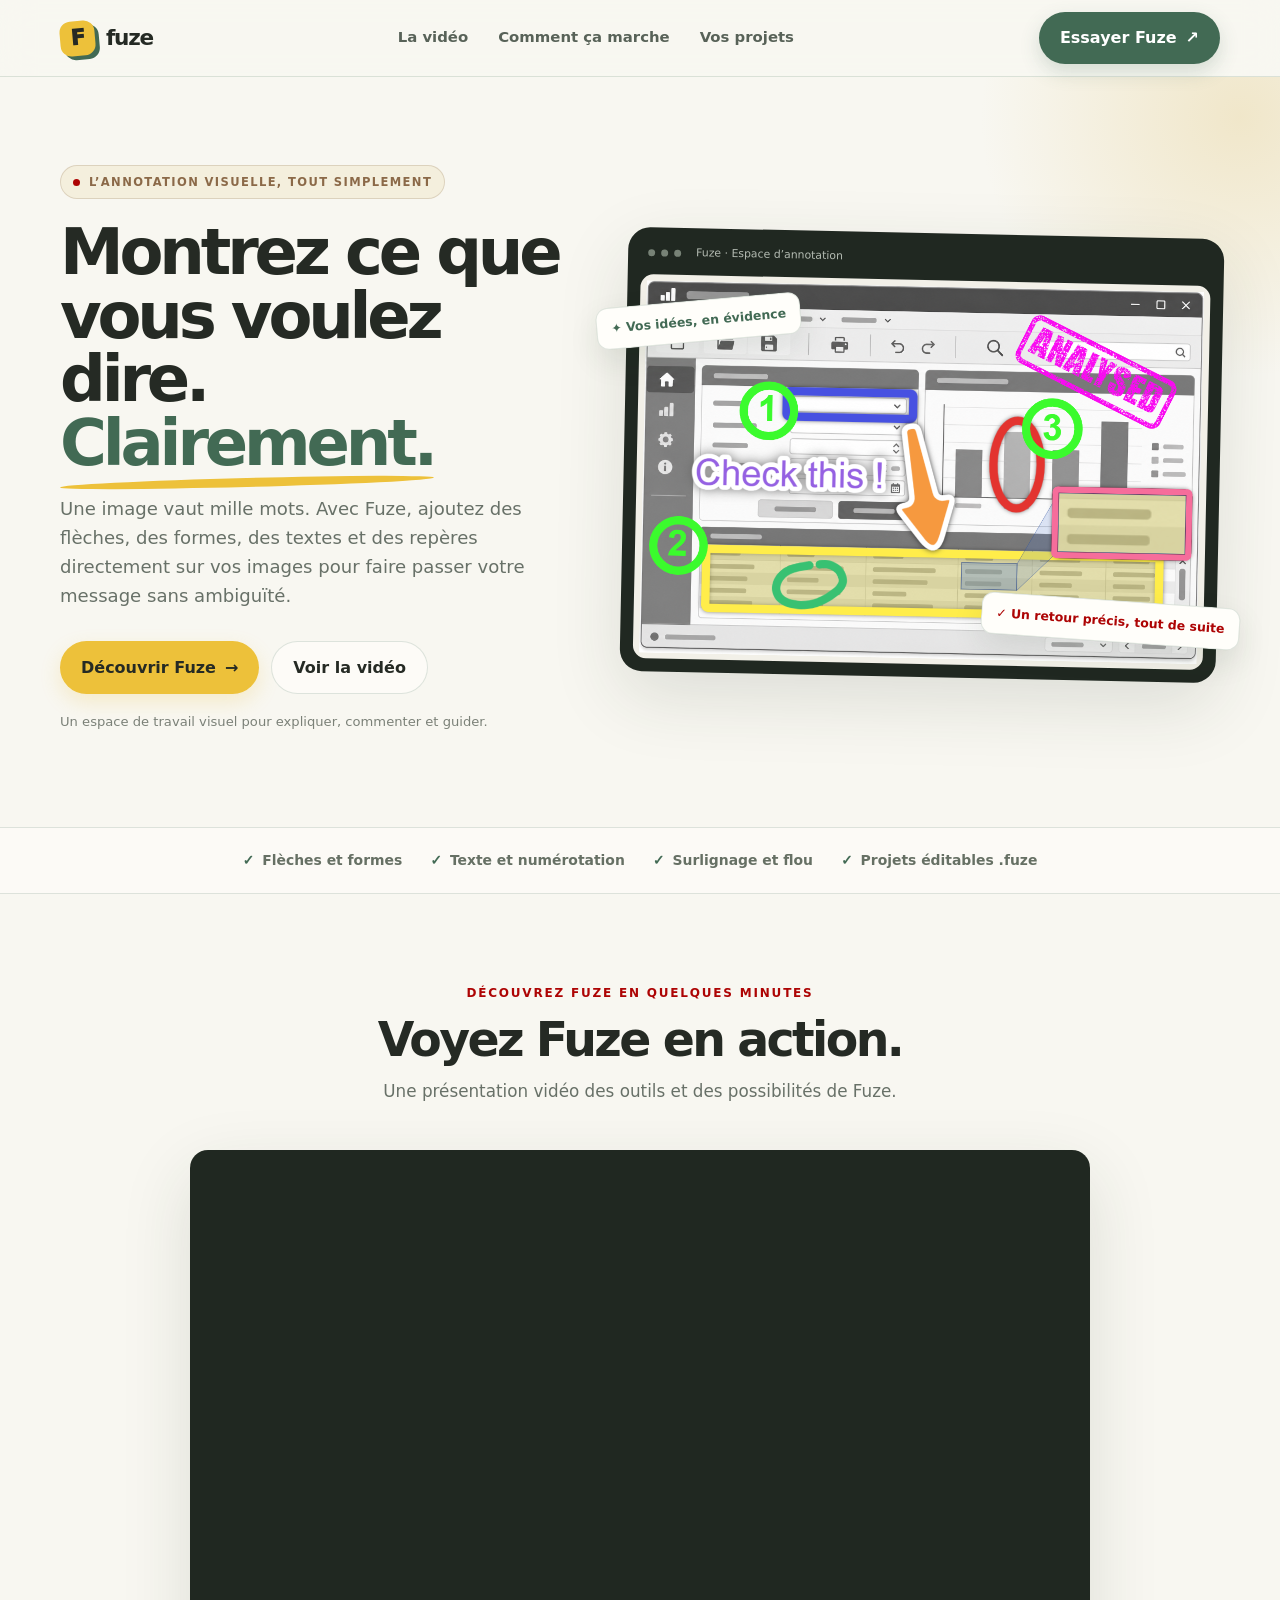
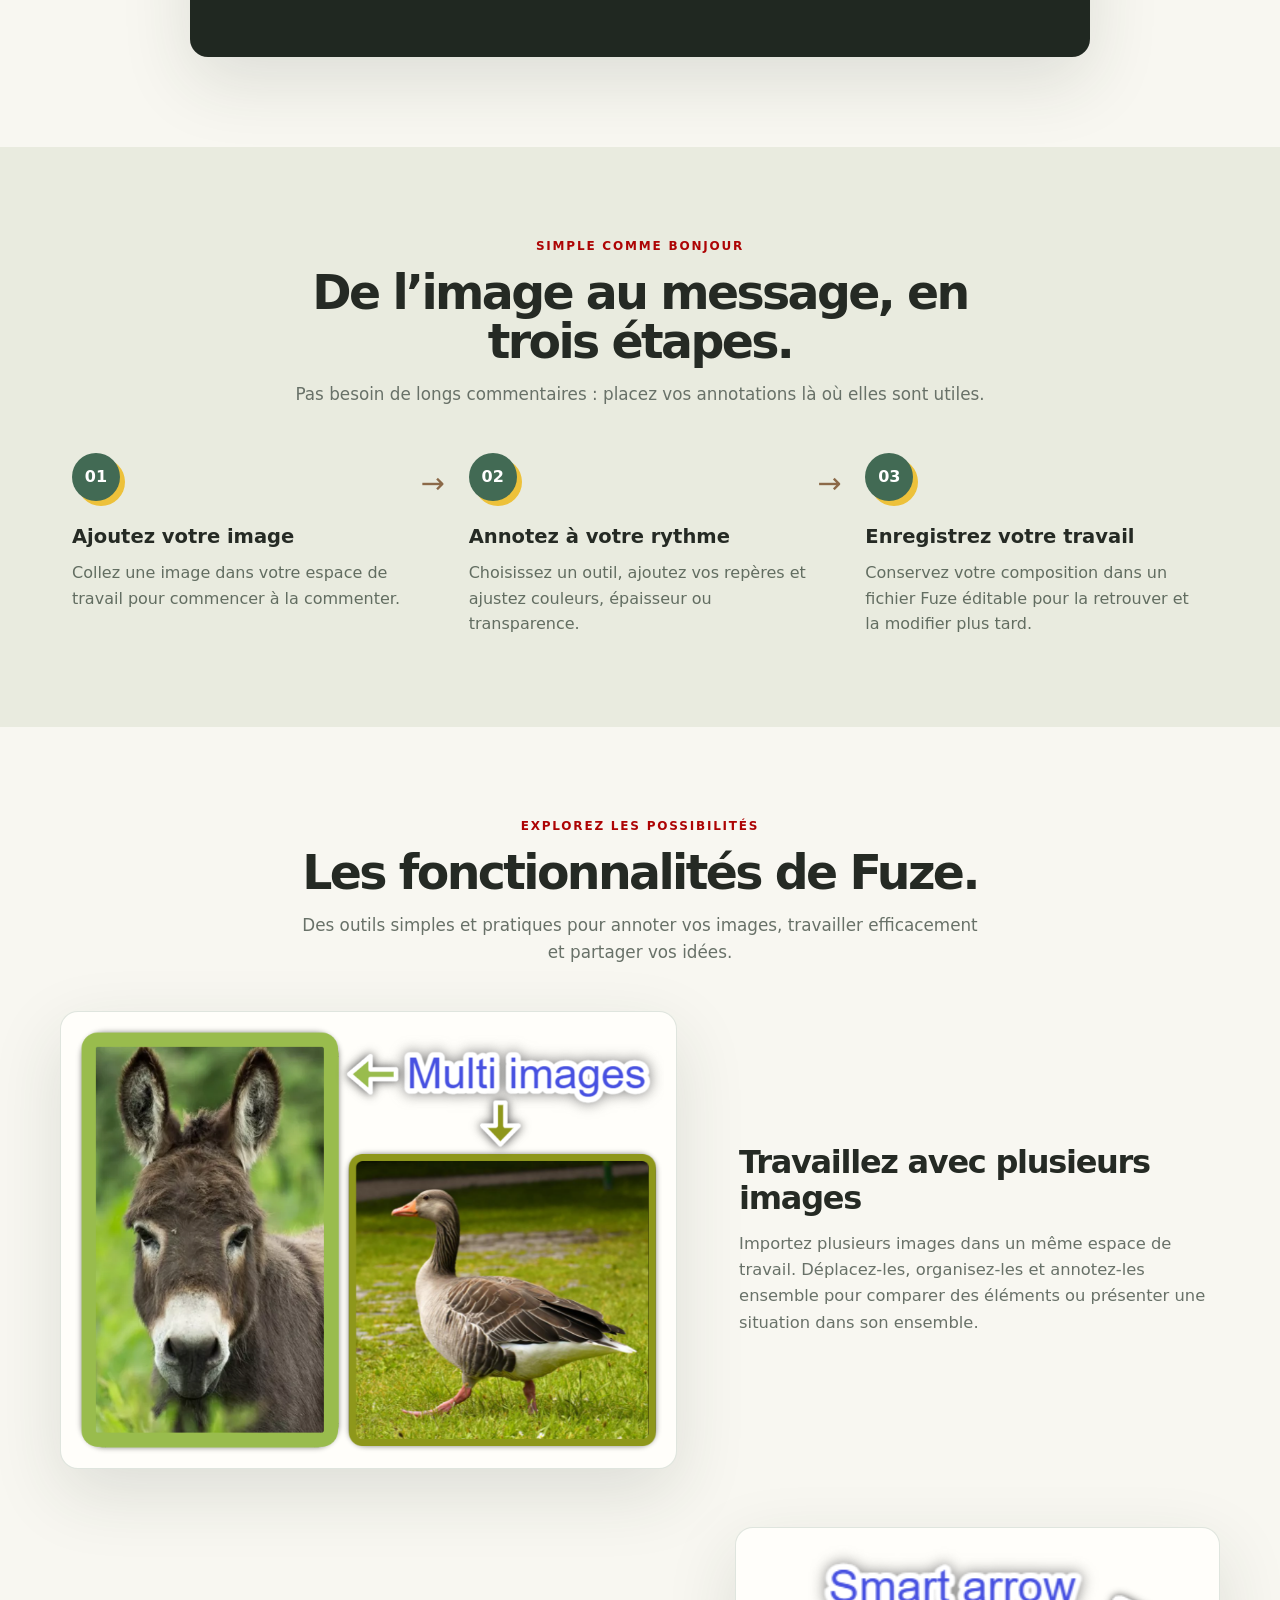
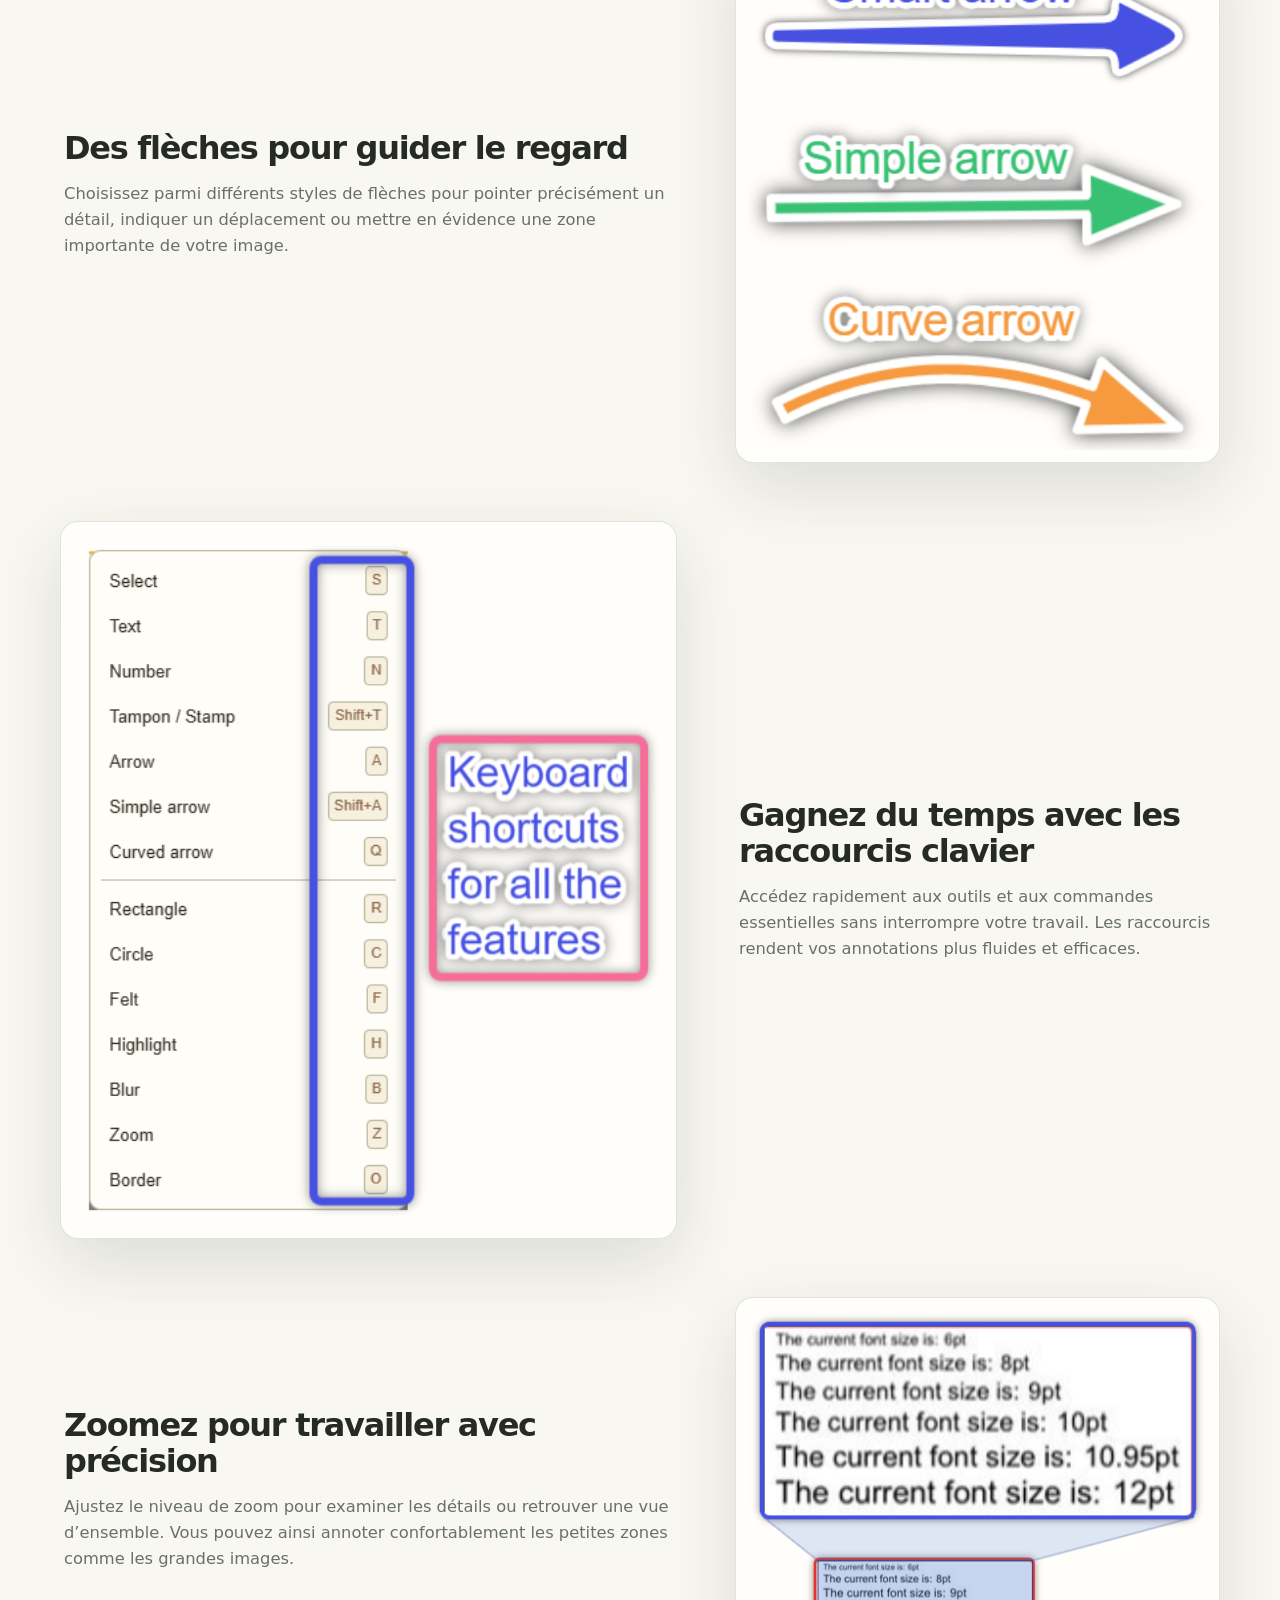
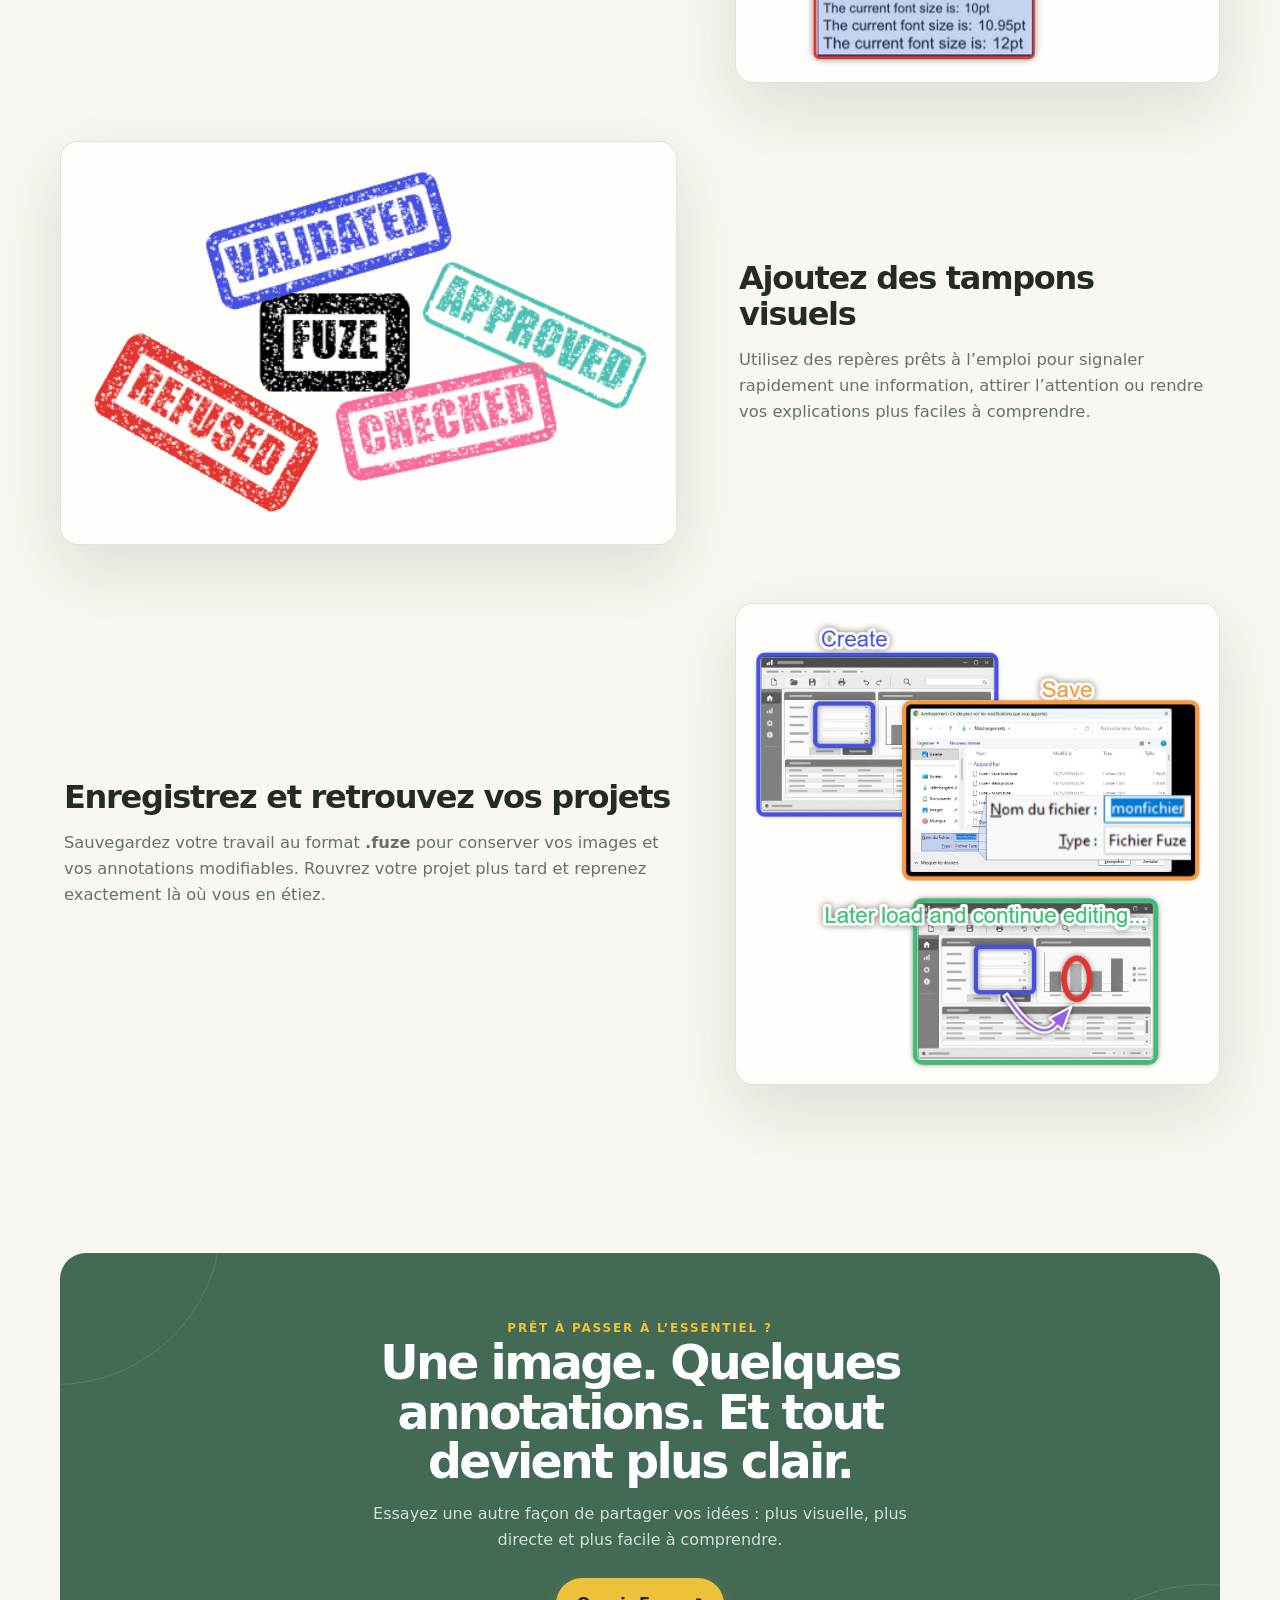
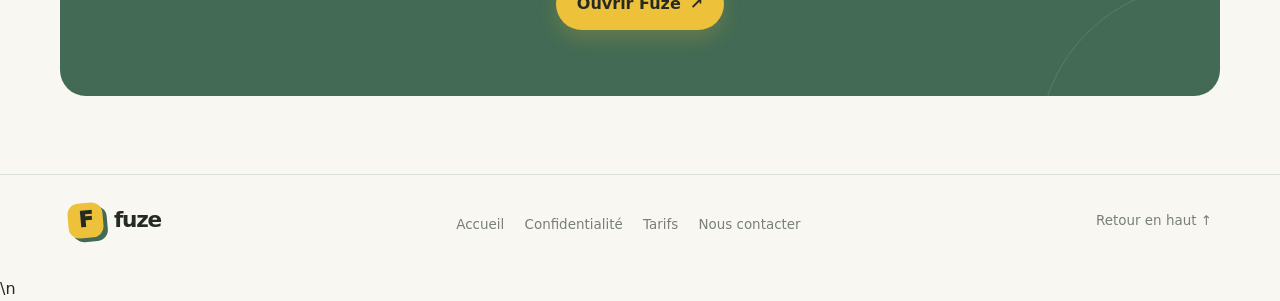
<file: index.html>
<!DOCTYPE html>
<html lang="fr">
<head>
  <!-- Analytics and advertising are loaded only on a hosted site.
    This avoids waiting for third-party requests when testing via file:// locally. -->
  <script>
      if (location.protocol !== "file:") {
          window.dataLayer = window.dataLayer || [];
          function gtag(){dataLayer.push(arguments);}
          gtag('js', new Date());
          gtag('config', 'G-KCKN5KPES3');

          const gaScript = document.createElement('script');
          gaScript.async = true;
          gaScript.src = 'https://www.googletagmanager.com/gtag/js?id=G-KCKN5KPES3';
          document.head.appendChild(gaScript);

          const adsScript = document.createElement('script');
          adsScript.async = true;
          adsScript.src = 'https://pagead2.googlesyndication.com/pagead/js/adsbygoogle.js?client=ca-pub-6392049906379676';
          adsScript.crossOrigin = 'anonymous';
          document.head.appendChild(adsScript);
      }
  </script>  
  <meta charset="UTF-8">
  <meta name="viewport" content="width=device-width, initial-scale=1.0">
  <title>Fuze – Free online image screenshot annotation tool</title>
  <meta name="description"
        content="Annotate images and screenshots online for free
        Load or copy paste one or several images or screenshots
        Add arrows, text, shapes, highlights and blur sensitive details
        Customize your annotations with various tools like stamps, magnifier, custom colors
        Export your images as PNG or copy it in the clipboard to reuse elsewhere
        Save your annotated images in Fuze file to continue editing later">
  <link rel="icon" type="image/png" href="favicon.png">  
  <style>
    :root {
      --gold: #edc13a;
      --sand: #e0c477;
      --red: #ad0404;
      --brown: #8b6948;
      --sage: #b9b99f;
      --green: #426a54;
      --ink: #252a24;
      --muted: #687168;
      --paper: #f8f7f1;
      --white: #fffefa;
      --line: rgba(66,106,84,.17);
      --shadow: 0 24px 70px rgba(38,54,41,.13);
    }
    * { box-sizing: border-box; }
    html { scroll-behavior: smooth; }
    body {
      margin: 0;
      color: var(--ink);
      background: var(--paper);
      font-family: Inter, ui-sans-serif, system-ui, -apple-system, BlinkMacSystemFont, "Segoe UI", sans-serif;
      line-height: 1.6;
    }
    a { color: inherit; text-decoration: none; }
    button { font: inherit; }
    .wrap { width: min(1160px, calc(100% - 48px)); margin: 0 auto; }
    .topbar {
      position: sticky; top: 0; z-index: 10;
      background: rgba(248,247,241,.88); backdrop-filter: blur(16px);
      border-bottom: 1px solid var(--line);
    }
    nav { min-height: 76px; display: flex; align-items: center; justify-content: space-between; gap: 24px; }
    .brand { display: inline-flex; align-items: center; gap: 11px; font-size: 1.35rem; font-weight: 850; letter-spacing: -.06em; }
    .brand-mark {
      width: 35px; height: 35px; border-radius: 11px; display: grid; place-items: center;
      color: var(--ink); background: var(--gold); box-shadow: 4px 4px 0 var(--green);
      font-weight: 950; transform: rotate(-5deg);
    }
    .navlinks { display: flex; align-items: center; gap: 30px; color: #586258; font-size: .93rem; font-weight: 650; }
    .navlinks a:hover { color: var(--green); }
    .btn {
      display: inline-flex; align-items: center; justify-content: center; gap: 9px;
      border: 0; border-radius: 999px; padding: 13px 21px; font-weight: 800;
      transition: transform .2s ease, box-shadow .2s ease, background .2s ease;
      cursor: pointer;
    }
    .btn:hover { transform: translateY(-2px); }
    .btn-dark { color: white; background: var(--green); box-shadow: 0 8px 20px rgba(66,106,84,.2); }
    .btn-dark:hover { background: #345641; box-shadow: 0 12px 25px rgba(66,106,84,.25); }
    .btn-yellow { color: var(--ink); background: var(--gold); box-shadow: 0 8px 20px rgba(237,193,58,.22); }
    .btn-outline { border: 1px solid var(--line); background: rgba(255,254,250,.65); }
    .hero { padding: 88px 0 82px; overflow: hidden; position: relative; }
    .hero:before {
      content: ""; position: absolute; width: 540px; height: 540px; border-radius: 50%;
      right: -230px; top: -230px; background: radial-gradient(circle, rgba(224,196,119,.32), transparent 68%);
      pointer-events: none;
    }
    .hero-grid { display: grid; grid-template-columns: .92fr 1.08fr; align-items: center; gap: 56px; position: relative; }
    .eyebrow {
      display: inline-flex; align-items: center; gap: 9px; padding: 7px 12px;
      border: 1px solid rgba(139,105,72,.22); border-radius: 999px;
      color: var(--brown); background: rgba(224,196,119,.16);
      text-transform: uppercase; letter-spacing: .12em; font-size: .72rem; font-weight: 850;
    }
    .eyebrow:before { content: ""; width: 7px; height: 7px; background: var(--red); border-radius: 50%; }
    h1 { margin: 22px 0 20px; max-width: 600px; font-size: clamp(2.8rem, 5vw, 4.8rem); line-height: .99; letter-spacing: -.065em; }
    h1 span { color: var(--green); position: relative; white-space: nowrap; }
    h1 span:after { content: ""; position: absolute; height: 9px; left: 0; right: 0; bottom: -7px; border-radius: 100%; background: var(--gold); transform: rotate(-1.5deg); z-index: -1; }
    .hero-copy { max-width: 510px; color: var(--muted); font-size: 1.13rem; }
    .hero-actions { display: flex; flex-wrap: wrap; gap: 12px; margin-top: 30px; }
    .micro { margin-top: 17px; color: #7b8178; font-size: .82rem; }
    .visual { position: relative; min-width: 0; }
    .editor {
      position: relative; padding: 13px; border-radius: 22px; background: #202821;
      box-shadow: var(--shadow); transform: rotate(1.2deg);
    }
    .editor-bar { height: 34px; display: flex; align-items: center; gap: 6px; padding: 0 7px 10px; color: #d9e0d7; font-size: .68rem; }
    .dot { width: 7px; height: 7px; border-radius: 50%; background: #778276; }
    .editor-name { margin-left: 9px; opacity: .8; }
    .editor-body { display: block; overflow: hidden; border-radius: 13px; background: #f2f0e8; line-height: 0; }
    .demo-screen { display: block; width: 100%; height: auto; border-radius: 13px; }
    .toolbar { background: #e4e5dc; padding: 12px 8px; display: flex; flex-direction: column; align-items: center; gap: 12px; }
    .tool { width: 27px; height: 27px; display: grid; place-items: center; border-radius: 7px; color: #526153; font-size: 14px; font-weight: 800; }
    .tool.active { background: var(--gold); color: #252a24; box-shadow: 0 2px 0 rgba(0,0,0,.12); }
    .canvas { padding: 25px 20px; position: relative; display: grid; place-items: center; }
    .mock-window { width: 88%; height: 245px; background: #fff; border: 1px solid #d7d9d1; border-radius: 9px; box-shadow: 0 8px 25px rgba(0,0,0,.08); overflow: hidden; position: relative; }
    .mock-head { height: 23px; border-bottom: 1px solid #eceee8; display: flex; align-items: center; gap: 4px; padding: 0 9px; }
    .mock-head i { display: block; width: 5px; height: 5px; border-radius: 50%; background: #c6c9bf; }
    .mock-content { padding: 20px; }
    .mock-title { width: 54%; height: 11px; border-radius: 5px; background: #455b4a; margin-bottom: 14px; }
    .mock-line { height: 6px; border-radius: 5px; background: #e6e9e1; margin: 8px 0; }
    .mock-line.short { width: 65%; }
    .mock-card { position: absolute; right: 20px; bottom: 17px; width: 38%; height: 77px; border-radius: 6px; background: #e5e9df; }
    .annot { position: absolute; border: 3px solid var(--red); border-radius: 5px; left: 15%; top: 36%; width: 48%; height: 31%; }
    .annot-label { position: absolute; top: -13px; left: 9px; background: var(--red); color: white; font-size: 9px; font-weight: 800; padding: 2px 6px; border-radius: 4px; }
    .annot-arrow { position: absolute; right: 18%; top: 27%; color: var(--red); font-size: 43px; font-weight: 900; transform: rotate(18deg); }
    .annot-note { position: absolute; right: 8%; top: 48%; background: var(--gold); padding: 6px 9px; border-radius: 5px; font-size: 9px; font-weight: 850; transform: rotate(-3deg); box-shadow: 2px 3px 0 rgba(0,0,0,.1); }
    .float-tag { position: absolute; z-index: 2; padding: 10px 14px; background: var(--white); border: 1px solid var(--line); border-radius: 12px; box-shadow: 0 12px 30px rgba(38,54,41,.1); font-size: .78rem; font-weight: 800; }
    .tag-one { left: -28px; top: 15%; transform: rotate(-5deg); color: var(--green); }
    .tag-two { right: -20px; bottom: 8%; transform: rotate(4deg); color: var(--red); }
    .trust-strip { border-top: 1px solid var(--line); border-bottom: 1px solid var(--line); background: rgba(255,254,250,.58); }
    .trust-inner { display: flex; justify-content: center; align-items: center; gap: 28px; flex-wrap: wrap; padding: 21px 0; color: #667064; font-size: .87rem; font-weight: 700; }
    .trust-inner span { display: inline-flex; align-items: center; gap: 8px; }
    .check { color: var(--green); font-weight: 950; }
    section { padding: 90px 0; }
    .section-head { max-width: 690px; margin: 0 auto 45px; text-align: center; }
    .kicker { color: var(--red); font-size: .75rem; letter-spacing: .15em; text-transform: uppercase; font-weight: 900; }
    h2 { margin: 12px 0 14px; font-size: clamp(2rem, 3.7vw, 3.2rem); line-height: 1.05; letter-spacing: -.055em; }
    .section-head p { color: var(--muted); font-size: 1.05rem; margin: 0; }
    .features { display: grid; grid-template-columns: repeat(3, 1fr); gap: 17px; }
    .feature {
      padding: 25px; border: 1px solid var(--line); border-radius: 17px; background: var(--white);
      min-height: 205px; transition: transform .2s, box-shadow .2s;
    }
    .feature:hover { transform: translateY(-4px); box-shadow: 0 15px 35px rgba(38,54,41,.08); }
    .feature-icon { width: 43px; height: 43px; display: grid; place-items: center; border-radius: 13px; background: rgba(237,193,58,.24); color: var(--green); font-size: 1.3rem; font-weight: 900; }
    .feature:nth-child(3n+2) .feature-icon { background: rgba(66,106,84,.12); }
    .feature:nth-child(3n) .feature-icon { background: rgba(173,4,4,.09); color: var(--red); }
    .feature h3 { margin: 17px 0 7px; font-size: 1.1rem; letter-spacing: -.025em; }
    .feature p { margin: 0; color: var(--muted); font-size: .93rem; }
    .video-container {
      width: min(900px, 100%);
      margin: 0 auto;
      aspect-ratio: 16 / 9;
      overflow: hidden;
      border-radius: 18px;
      background: #202821;
      box-shadow: var(--shadow);
    }
    .video-container iframe {
      display: block;
      width: 100%;
      height: 100%;
      border: 0;
    }
    .video-fallback { margin: 18px 0 0; text-align: center; }
    .video-fallback a { color: var(--green); text-decoration: underline; }
    .workflow { background: #e9ebdf; }
    .steps { display: grid; grid-template-columns: repeat(3, 1fr); gap: 30px; counter-reset: step; }
    .step { position: relative; padding: 0 12px; counter-increment: step; }
    .step-number { width: 48px; height: 48px; border-radius: 50%; display: grid; place-items: center; background: var(--green); color: white; font-weight: 900; box-shadow: 5px 5px 0 var(--gold); }
    .step h3 { margin: 20px 0 8px; font-size: 1.22rem; }
    .step p { margin: 0; color: #626d61; }
    .step:not(:last-child):after { content: "→"; position: absolute; right: -18px; top: 7px; color: var(--brown); font-size: 1.8rem; }
    .feature-showcase { display: grid; gap: 58px; }
    .feature-row {
      display: grid;
      grid-template-columns: 1.12fr .88fr;
      align-items: center;
      gap: 58px;
    }
    .feature-row:nth-child(even) .feature-image { order: 2; }
    .feature-row:nth-child(even) .feature-copy { order: 1; }
    .feature-image {
      min-width: 0;
      padding: 12px;
      border: 1px solid var(--line);
      border-radius: 18px;
      background: var(--white);
      box-shadow: var(--shadow);
      line-height: 0;
    }
    .feature-image img {
      display: block;
      width: 100%;
      height: auto;
      border-radius: 10px;
    }
    .feature-copy { padding: 12px 4px; }
    .feature-copy h3 {
      margin: 0 0 14px;
      font-size: clamp(1.45rem, 2.5vw, 2rem);
      line-height: 1.15;
      letter-spacing: -.04em;
    }
    .feature-copy p { margin: 0; color: var(--muted); font-size: 1.02rem; }
    .list { list-style: none; padding: 0; margin: 25px 0 0; display: grid; gap: 13px; }
    .list li { display: flex; align-items: flex-start; gap: 11px; color: #4f5c50; }
    .list b { color: var(--ink); }
    .file-card { background: #fffefa; border: 1px solid var(--line); border-radius: 20px; padding: 28px; box-shadow: var(--shadow); transform: rotate(-1.5deg); }
    .file-top { display: flex; justify-content: space-between; align-items: center; gap: 15px; padding-bottom: 18px; border-bottom: 1px solid var(--line); }
    .file-badge { background: rgba(237,193,58,.28); padding: 7px 10px; border-radius: 8px; font-size: .75rem; font-weight: 900; }
    .file-name { font-weight: 850; letter-spacing: -.02em; }
    .file-preview { margin: 22px 0; background: #eef0e8; border-radius: 12px; padding: 24px; }
    .file-preview .bar { height: 8px; border-radius: 5px; background: #cdd4c8; margin: 9px 0; }
    .file-preview .bar:nth-child(2) { width: 72%; }
    .file-preview .bar:nth-child(3) { width: 84%; }
    .file-preview .bar:nth-child(4) { width: 52%; }
    .file-foot { color: var(--muted); font-size: .87rem; }
    .cta { padding: 78px 0; }
    .cta-panel {
      text-align: center; padding: 66px 28px; border-radius: 26px; color: white;
      background: var(--green); position: relative; overflow: hidden;
    }
    .cta-panel:before, .cta-panel:after { content: ""; position: absolute; border: 1px solid rgba(255,255,255,.13); border-radius: 50%; width: 330px; height: 330px; }
    .cta-panel:before { left: -170px; top: -200px; }
    .cta-panel:after { right: -150px; bottom: -220px; }
    .cta-panel h2 { max-width: 650px; margin: 0 auto 14px; position: relative; }
    .cta-panel p { max-width: 570px; margin: 0 auto 26px; color: rgba(255,255,255,.78); position: relative; }
    .cta-panel .btn { position: relative; }
    footer { padding: 28px 0 38px; border-top: 1px solid var(--line); color: #788075; font-size: .84rem; }
    .footer-inner { display: flex; justify-content: space-between; align-items: center; gap: 20px; flex-wrap: wrap; }
    .footer-brand { color: var(--ink); font-weight: 900; }
    footer p { margin: 8px 0 0; }
    footer a { margin: 0 8px; color: inherit; }
    @media (max-width: 900px) {
      .hero-grid, .split { grid-template-columns: 1fr; gap: 48px; }
      .feature-row { gap: 30px; }
      .hero { padding-top: 65px; }
      .visual { width: min(650px, 100%); margin: 0 auto; }
      .features { grid-template-columns: repeat(2, 1fr); }
      .split { gap: 38px; }
    }
    @media (max-width: 620px) {
      .wrap { width: min(100% - 32px, 1160px); }
      nav { min-height: 66px; }
      .navlinks { display: none; }
      .nav-cta { padding: 10px 15px; font-size: .86rem; }
      .hero { padding: 55px 0 60px; }
      .hero-grid { gap: 38px; }
      h1 { font-size: clamp(2.65rem, 13vw, 4rem); }
      .hero-copy { font-size: 1rem; }
      .editor { padding: 9px; }
      .editor-body { min-height: 0; }
      .canvas { padding: 16px 10px; }
      .mock-window { height: 205px; width: 95%; }
      .mock-content { padding: 15px; }
      .float-tag { font-size: .68rem; padding: 8px 10px; }
      .tag-one { left: -7px; }
      .tag-two { right: -7px; }
      section { padding: 68px 0; }
      .features, .steps { grid-template-columns: 1fr; gap: 14px; }
      .feature-showcase { gap: 38px; }
      .feature-row { grid-template-columns: 1fr; gap: 18px; }
      .feature-row:nth-child(even) .feature-image,
      .feature-row:nth-child(even) .feature-copy { order: initial; }
      .feature-copy { padding: 4px 2px 0; }
      .feature-image { padding: 8px; }
      .feature { min-height: 0; }
      .step { padding: 8px 4px 18px; }
      .step:not(:last-child):after { content: "↓"; right: 12px; top: 15px; }
      .trust-inner { gap: 12px 20px; justify-content: flex-start; }
      .cta { padding: 55px 0; }
      .cta-panel { padding: 52px 22px; }
    }
  </style>
</head>
<body>
  <header class="topbar">
    <div class="wrap">
      <nav aria-label="Navigation principale">
        <a class="brand" href="#accueil" aria-label="Fuze, accueil"><span class="brand-mark">F</span> fuze</a>
        <div class="navlinks">
          <a href="#fonctionnalites">La vidéo</a>
          <a href="#comment">Comment ça marche</a>
          <a href="#projets">Vos projets</a>
        </div>
        <!-- Remplacez #demarrer par l'URL réelle de votre application Fuze. -->
        <a class="btn btn-dark nav-cta" href="Fuze.html">Essayer Fuze <span aria-hidden="true">↗</span></a>
      </nav>
    </div>
  </header>

  <main>
    <section class="hero" id="accueil">
      <div class="wrap hero-grid">
        <div>
          <div class="eyebrow">L’annotation visuelle, tout simplement</div>
          <h1>Montrez ce que vous voulez dire. <span>Clairement.</span></h1>
          <p class="hero-copy">Une image vaut mille mots. Avec Fuze, ajoutez des flèches, des formes, des textes et des repères directement sur vos images pour faire passer votre message sans ambiguïté.</p>
          <div class="hero-actions">
            <a class="btn btn-yellow" href="#demarrer">Découvrir Fuze <span aria-hidden="true">→</span></a>
            <a class="btn btn-outline" href="#fonctionnalites">Voir la vidéo</a>
          </div>
          <p class="micro">Un espace de travail visuel pour expliquer, commenter et guider.</p>
        </div>

        <div class="visual" aria-label="Aperçu illustratif d'une image annotée dans Fuze">
          <div class="float-tag tag-one">✦ Vos idées, en évidence</div>
          <div class="editor">
            <div class="editor-bar"><span class="dot"></span><span class="dot"></span><span class="dot"></span><span class="editor-name">Fuze · Espace d’annotation</span></div>
            <div class="editor-body">
              <img class="demo-screen" src="images/Fuze - Fake screen demo.png" alt="Capture d’écran de démonstration de Fuze">
            </div>
          </div>
          <div class="float-tag tag-two">✓ Un retour précis, tout de suite</div>
        </div>
      </div>
    </section>

    <div class="trust-strip">
      <div class="wrap trust-inner">
        <span><b class="check">✓</b> Flèches et formes</span>
        <span><b class="check">✓</b> Texte et numérotation</span>
        <span><b class="check">✓</b> Surlignage et flou</span>
        <span><b class="check">✓</b> Projets éditables .fuze</span>
      </div>
    </div>

    <section id="fonctionnalites">
      <div class="wrap">
        <div class="section-head">
          <div class="kicker">Découvrez Fuze en quelques minutes</div>
          <h2>Voyez Fuze en action.</h2>
          <p>Une présentation vidéo des outils et des possibilités de Fuze.</p>
        </div>
        <div class="video-container">
          <iframe
            id="fuze-presentation-video"
            data-src="https://www.youtube.com/embed/vMWlY5F4MNY?autoplay=1&amp;mute=1&amp;playsinline=1&amp;rel=0"
            title="Présentation de Fuze – outil d’annotation d’images"
            loading="lazy"
            referrerpolicy="strict-origin-when-cross-origin"
            allow="accelerometer; autoplay; clipboard-write; encrypted-media; gyroscope; picture-in-picture; web-share"
            allowfullscreen>
          </iframe>
        </div>
        <noscript>
          <p class="video-fallback">
            <a href="https://youtu.be/vMWlY5F4MNY" target="_blank" rel="noopener noreferrer">
              Regarder la présentation de Fuze sur YouTube
            </a>
          </p>
        </noscript>
      </div>
    </section>

    <section class="workflow" id="comment">
      <div class="wrap">
        <div class="section-head">
          <div class="kicker">Simple comme bonjour</div>
          <h2>De l’image au message, en trois étapes.</h2>
          <p>Pas besoin de longs commentaires : placez vos annotations là où elles sont utiles.</p>
        </div>
        <div class="steps">
          <article class="step">
            <div class="step-number">01</div>
            <h3>Ajoutez votre image</h3>
            <p>Collez une image dans votre espace de travail pour commencer à la commenter.</p>
          </article>
          <article class="step">
            <div class="step-number">02</div>
            <h3>Annotez à votre rythme</h3>
            <p>Choisissez un outil, ajoutez vos repères et ajustez couleurs, épaisseur ou transparence.</p>
          </article>
          <article class="step">
            <div class="step-number">03</div>
            <h3>Enregistrez votre travail</h3>
            <p>Conservez votre composition dans un fichier Fuze éditable pour la retrouver et la modifier plus tard.</p>
          </article>
        </div>
      </div>
    </section>

    <section id="projets">
      <div class="wrap">
        <div class="section-head">
          <div class="kicker">Explorez les possibilités</div>
          <h2>Les fonctionnalités de Fuze.</h2>
          <p>Des outils simples et pratiques pour annoter vos images, travailler efficacement et partager vos idées.</p>
        </div>

        <div class="feature-showcase">
          <article class="feature-row">
            <div class="feature-image">
              <img src="images/Fuze - multi image.png" alt="Plusieurs images réunies dans l’espace de travail Fuze" loading="lazy">
            </div>
            <div class="feature-copy">
              <h3>Travaillez avec plusieurs images</h3>
              <p>Importez plusieurs images dans un même espace de travail. Déplacez-les, organisez-les et annotez-les ensemble pour comparer des éléments ou présenter une situation dans son ensemble.</p>
            </div>
          </article>

          <article class="feature-row">
            <div class="feature-image">
              <img src="images/Fuze - arrows.png" alt="Exemples de flèches et d’annotations dans Fuze" loading="lazy">
            </div>
            <div class="feature-copy">
              <h3>Des flèches pour guider le regard</h3>
              <p>Choisissez parmi différents styles de flèches pour pointer précisément un détail, indiquer un déplacement ou mettre en évidence une zone importante de votre image.</p>
            </div>
          </article>

          <article class="feature-row">
            <div class="feature-image">
              <img src="images/Fuze - shortcuts.png" alt="Raccourcis clavier disponibles dans Fuze" loading="lazy">
            </div>
            <div class="feature-copy">
              <h3>Gagnez du temps avec les raccourcis clavier</h3>
              <p>Accédez rapidement aux outils et aux commandes essentielles sans interrompre votre travail. Les raccourcis rendent vos annotations plus fluides et efficaces.</p>
            </div>
          </article>

          <article class="feature-row">
            <div class="feature-image">
              <img src="images/Fuze - zoom.png" alt="Fonction de zoom de l’espace de travail Fuze" loading="lazy">
            </div>
            <div class="feature-copy">
              <h3>Zoomez pour travailler avec précision</h3>
              <p>Ajustez le niveau de zoom pour examiner les détails ou retrouver une vue d’ensemble. Vous pouvez ainsi annoter confortablement les petites zones comme les grandes images.</p>
            </div>
          </article>

          <article class="feature-row">
            <div class="feature-image">
              <img src="images/Fuze - stamps.png" alt="Tampons et repères visuels disponibles dans Fuze" loading="lazy">
            </div>
            <div class="feature-copy">
              <h3>Ajoutez des tampons visuels</h3>
              <p>Utilisez des repères prêts à l’emploi pour signaler rapidement une information, attirer l’attention ou rendre vos explications plus faciles à comprendre.</p>
            </div>
          </article>

          <article class="feature-row">
            <div class="feature-image">
              <img src="images/Fuze - Save fuze.png" alt="Enregistrement d’un projet Fuze au format .fuze" loading="lazy">
            </div>
            <div class="feature-copy">
              <h3>Enregistrez et retrouvez vos projets</h3>
              <p>Sauvegardez votre travail au format <b>.fuze</b> pour conserver vos images et vos annotations modifiables. Rouvrez votre projet plus tard et reprenez exactement là où vous en étiez.</p>
            </div>
          </article>
        </div>
      </div>
    </section>

    <section class="cta" id="demarrer">
      <div class="wrap">
        <div class="cta-panel">
          <div class="kicker" style="color:var(--gold)">Prêt à passer à l’essentiel ?</div>
          <h2>Une image. Quelques annotations. Et tout devient plus clair.</h2>
          <p>Essayez une autre façon de partager vos idées : plus visuelle, plus directe et plus facile à comprendre.</p>
          <!-- Remplacez #accueil par l'URL réelle de l'application Fuze avant publication. -->
          <a class="btn btn-yellow" href="Fuze.html">Ouvrir Fuze <span aria-hidden="true">↗</span></a>
        </div>
      </div>
    </section>
  </main>

  <footer>
    <div class="wrap footer-inner">
      <a class="brand footer-brand" href="#accueil"><span class="brand-mark">F</span> fuze</a>
      <p>
        <a href="https://fuze-image.fr/">Accueil</a>
        <a href="confidentialite.html">Confidentialité</a>
        <a href="tarifs.html">Tarifs</a>
        <a href="contact.html">Nous contacter</a>
      </p>
      <a href="#accueil">Retour en haut ↑</a>
    </div>
  </footer>

  <script>
    (() => {
      const videoSection = document.getElementById("fonctionnalites");
      const videoFrame = document.getElementById("fuze-presentation-video");
      if (!videoSection || !videoFrame) return;

      const startVideo = () => {
        if (videoFrame.dataset.started === "true") return;
        videoFrame.dataset.started = "true";
        videoFrame.src = videoFrame.dataset.src;
      };

      if ("IntersectionObserver" in window) {
        const observer = new IntersectionObserver((entries) => {
          if (entries.some(entry => entry.isIntersecting)) {
            startVideo();
            observer.disconnect();
          }
        }, { threshold: 0.25 });

        observer.observe(videoSection);
      } else {
        startVideo();
      }
    })();
  </script>
\n</body>
</html>
</file>
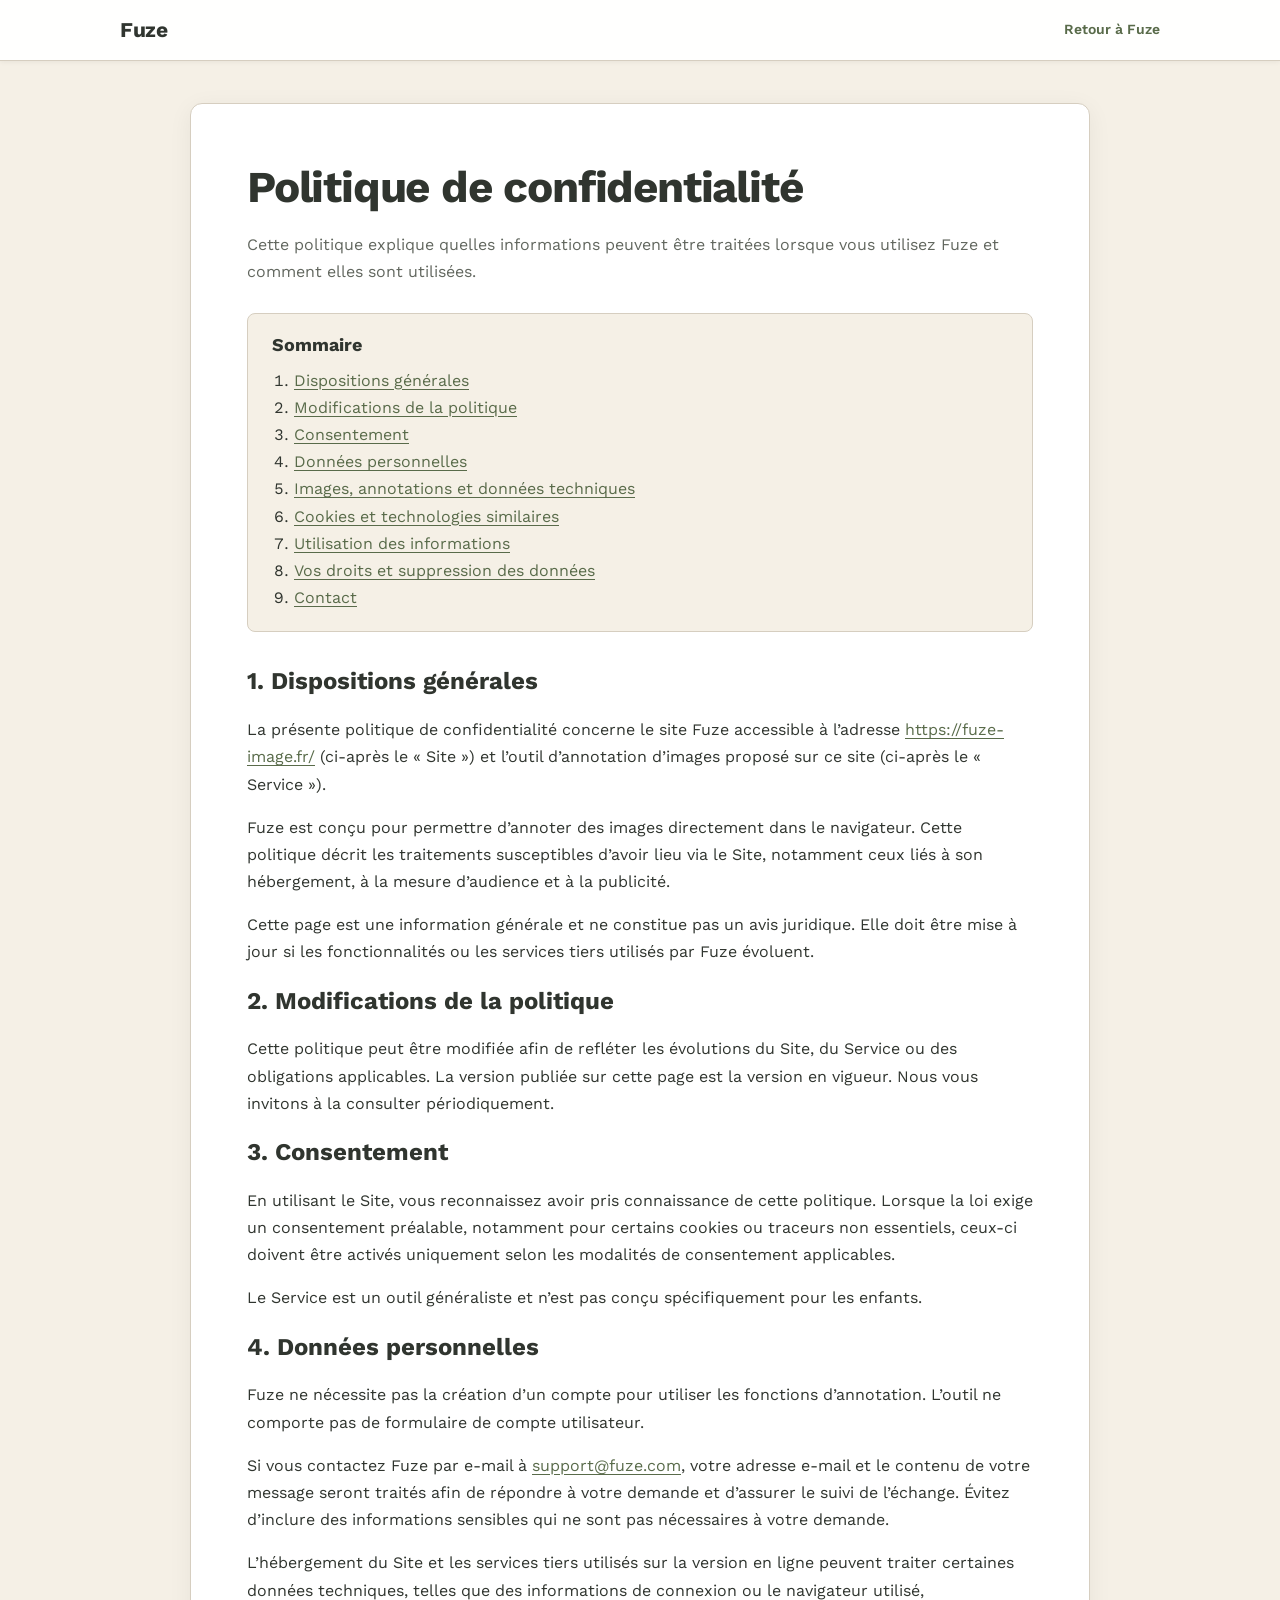
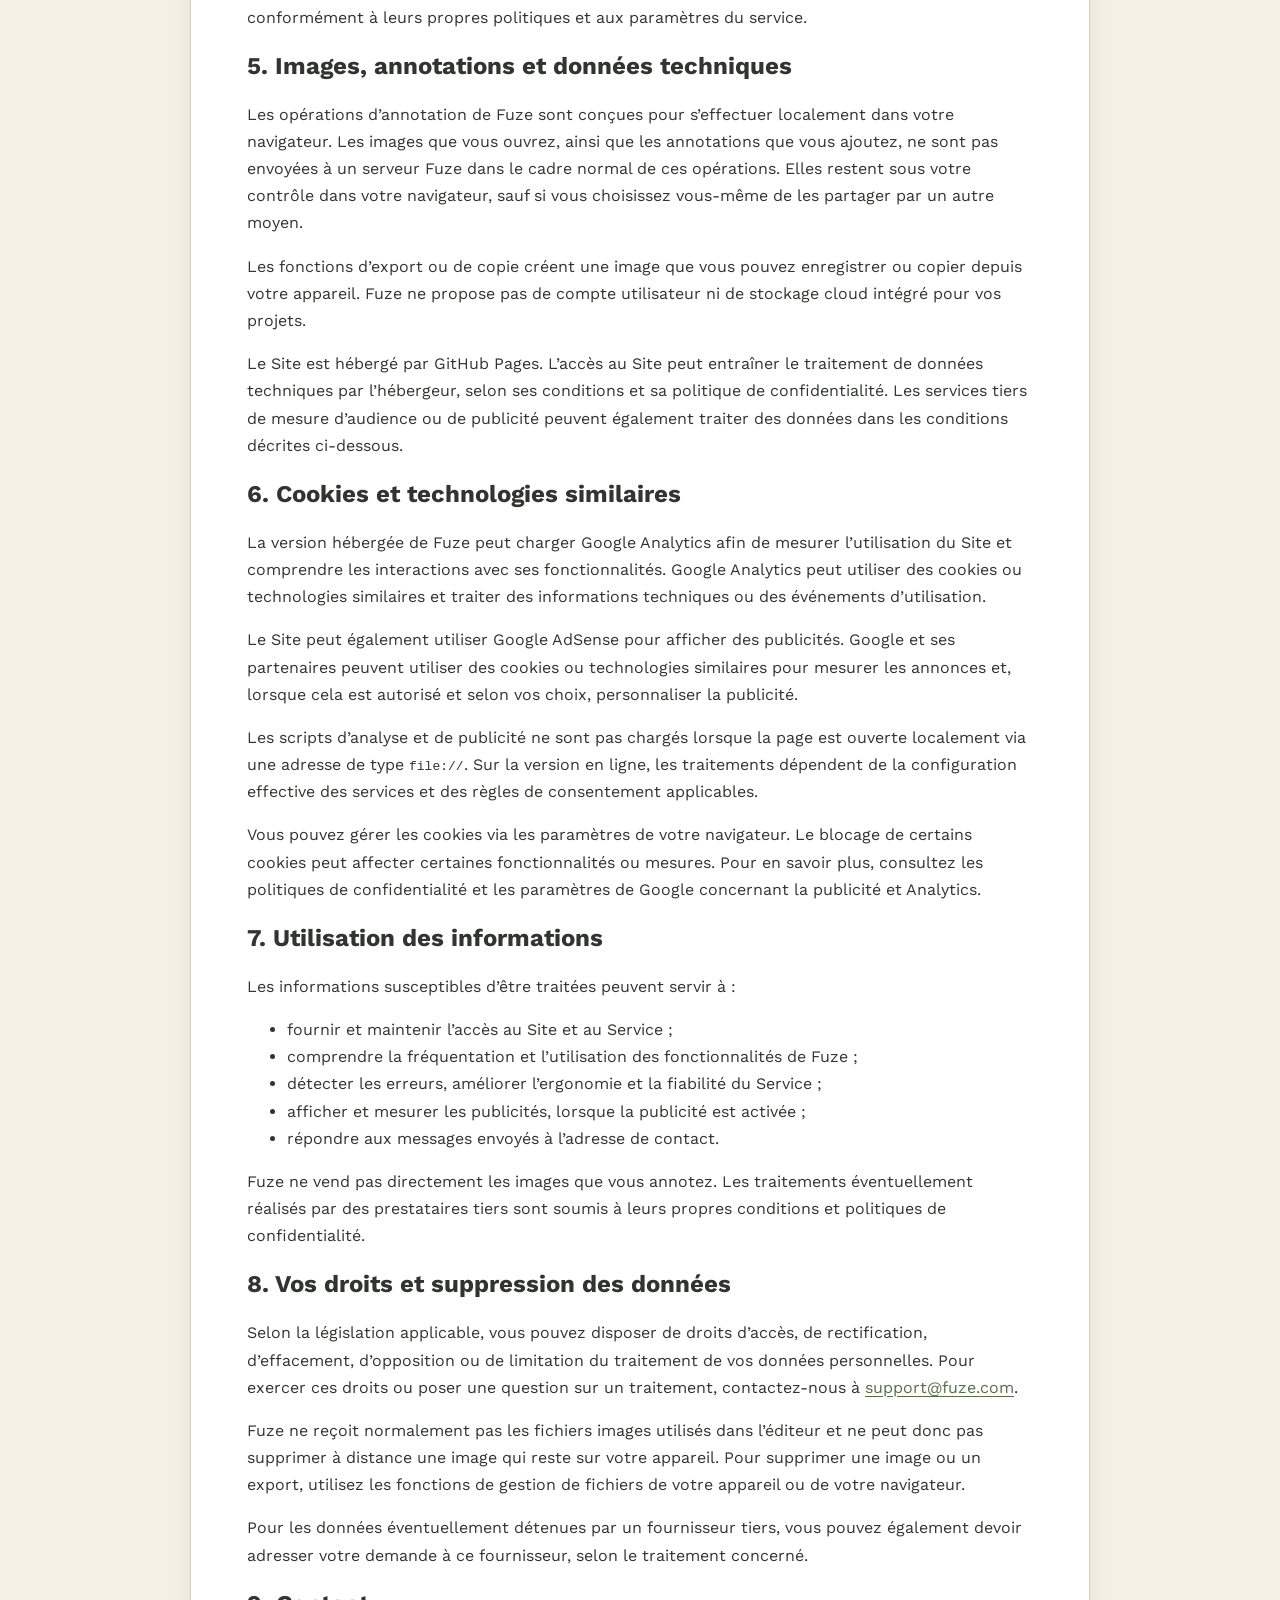
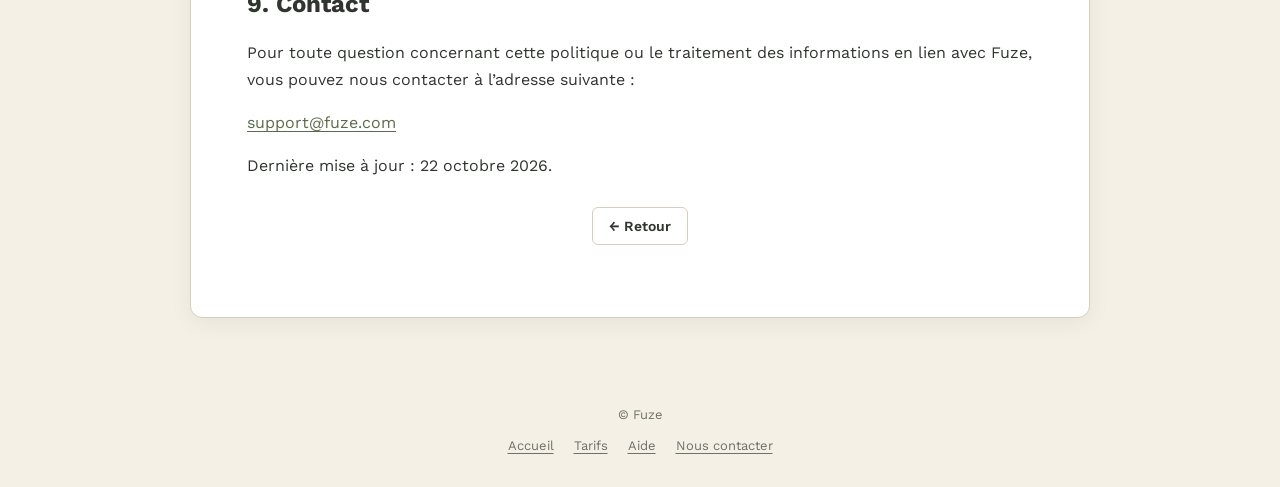
<file: confidentialite.html>
<!DOCTYPE html>
<html lang="fr">
<head>
    <script>
        if (location.protocol !== "file:") {
            window.dataLayer = window.dataLayer || [];
            function gtag(){dataLayer.push(arguments);}
            gtag('js', new Date());
            gtag('config', 'G-KCKN5KPES3');

            const gaScript = document.createElement('script');
            gaScript.async = true;
            gaScript.src = 'https://www.googletagmanager.com/gtag/js?id=G-KCKN5KPES3';
            document.head.appendChild(gaScript);

            const adsScript = document.createElement('script');
            adsScript.async = true;
            adsScript.src = 'https://pagead2.googlesyndication.com/pagead/js/adsbygoogle.js?client=ca-pub-6392049906379676';
            adsScript.crossOrigin = 'anonymous';
            document.head.appendChild(adsScript);
        }
    </script>    
    <meta charset="UTF-8">
    <meta name="viewport" content="width=device-width, initial-scale=1">
    <meta name="description" content="Politique de confidentialité de Fuze, l’outil en ligne d’annotation d’images.">
    <title>Confidentialité – Fuze</title>
    <link rel="preconnect" href="https://fonts.googleapis.com">
    <link rel="preconnect" href="https://fonts.gstatic.com" crossorigin>
    <link href="https://fonts.googleapis.com/css2?family=Work+Sans:wght@400;500;600;700&display=swap" rel="stylesheet">
    <link rel="icon" type="image/png" href="favicon.png">
    <link rel="stylesheet" href="page.css">
</head>
<body>
    <header class="site-header">
        <a class="brand" href="https://fuze-image.fr/" aria-label="Fuze – accueil">Fuze</a>
        <a class="back-link" href="https://fuze-image.fr/">Retour à Fuze</a>
    </header>

    <main>
        <h1>Politique de confidentialité</h1>
        <p class="intro">Cette politique explique quelles informations peuvent être traitées lorsque vous utilisez Fuze et comment elles sont utilisées.</p>

        <nav class="toc" aria-label="Sommaire">
            <h2>Sommaire</h2>
            <ol>
                <li><a href="#general">Dispositions générales</a></li>
                <li><a href="#changes">Modifications de la politique</a></li>
                <li><a href="#consent">Consentement</a></li>
                <li><a href="#personal-data">Données personnelles</a></li>
                <li><a href="#non-personal-data">Images, annotations et données techniques</a></li>
                <li><a href="#cookies">Cookies et technologies similaires</a></li>
                <li><a href="#use">Utilisation des informations</a></li>
                <li><a href="#rights">Vos droits et suppression des données</a></li>
                <li><a href="#contact">Contact</a></li>
            </ol>
        </nav>

        <section id="general">
            <h2>1. Dispositions générales</h2>
            <p>La présente politique de confidentialité concerne le site Fuze accessible à l’adresse <a href="https://fuze-image.fr/">https://fuze-image.fr/</a> (ci-après le « Site ») et l’outil d’annotation d’images proposé sur ce site (ci-après le « Service »).</p>
            <p>Fuze est conçu pour permettre d’annoter des images directement dans le navigateur. Cette politique décrit les traitements susceptibles d’avoir lieu via le Site, notamment ceux liés à son hébergement, à la mesure d’audience et à la publicité.</p>
            <p>Cette page est une information générale et ne constitue pas un avis juridique. Elle doit être mise à jour si les fonctionnalités ou les services tiers utilisés par Fuze évoluent.</p>
        </section>

        <section id="changes">
            <h2>2. Modifications de la politique</h2>
            <p>Cette politique peut être modifiée afin de refléter les évolutions du Site, du Service ou des obligations applicables. La version publiée sur cette page est la version en vigueur. Nous vous invitons à la consulter périodiquement.</p>
        </section>

        <section id="consent">
            <h2>3. Consentement</h2>
            <p>En utilisant le Site, vous reconnaissez avoir pris connaissance de cette politique. Lorsque la loi exige un consentement préalable, notamment pour certains cookies ou traceurs non essentiels, ceux-ci doivent être activés uniquement selon les modalités de consentement applicables.</p>
            <p>Le Service est un outil généraliste et n’est pas conçu spécifiquement pour les enfants.</p>
        </section>

        <section id="personal-data">
            <h2>4. Données personnelles</h2>
            <p>Fuze ne nécessite pas la création d’un compte pour utiliser les fonctions d’annotation. L’outil ne comporte pas de formulaire de compte utilisateur.</p>
            <p>Si vous contactez Fuze par e-mail à <a href="mailto:support@fuze.com">support@fuze.com</a>, votre adresse e-mail et le contenu de votre message seront traités afin de répondre à votre demande et d’assurer le suivi de l’échange. Évitez d’inclure des informations sensibles qui ne sont pas nécessaires à votre demande.</p>
            <p>L’hébergement du Site et les services tiers utilisés sur la version en ligne peuvent traiter certaines données techniques, telles que des informations de connexion ou le navigateur utilisé, conformément à leurs propres politiques et aux paramètres du service.</p>
        </section>

        <section id="non-personal-data">
            <h2>5. Images, annotations et données techniques</h2>
            <p>Les opérations d’annotation de Fuze sont conçues pour s’effectuer localement dans votre navigateur. Les images que vous ouvrez, ainsi que les annotations que vous ajoutez, ne sont pas envoyées à un serveur Fuze dans le cadre normal de ces opérations. Elles restent sous votre contrôle dans votre navigateur, sauf si vous choisissez vous-même de les partager par un autre moyen.</p>
            <p>Les fonctions d’export ou de copie créent une image que vous pouvez enregistrer ou copier depuis votre appareil. Fuze ne propose pas de compte utilisateur ni de stockage cloud intégré pour vos projets.</p>
            <p>Le Site est hébergé par GitHub Pages. L’accès au Site peut entraîner le traitement de données techniques par l’hébergeur, selon ses conditions et sa politique de confidentialité. Les services tiers de mesure d’audience ou de publicité peuvent également traiter des données dans les conditions décrites ci-dessous.</p>
        </section>

        <section id="cookies">
            <h2>6. Cookies et technologies similaires</h2>
            <p>La version hébergée de Fuze peut charger Google Analytics afin de mesurer l’utilisation du Site et comprendre les interactions avec ses fonctionnalités. Google Analytics peut utiliser des cookies ou technologies similaires et traiter des informations techniques ou des événements d’utilisation.</p>
            <p>Le Site peut également utiliser Google AdSense pour afficher des publicités. Google et ses partenaires peuvent utiliser des cookies ou technologies similaires pour mesurer les annonces et, lorsque cela est autorisé et selon vos choix, personnaliser la publicité.</p>
            <p>Les scripts d’analyse et de publicité ne sont pas chargés lorsque la page est ouverte localement via une adresse de type <code>file://</code>. Sur la version en ligne, les traitements dépendent de la configuration effective des services et des règles de consentement applicables.</p>
            <p>Vous pouvez gérer les cookies via les paramètres de votre navigateur. Le blocage de certains cookies peut affecter certaines fonctionnalités ou mesures. Pour en savoir plus, consultez les politiques de confidentialité et les paramètres de Google concernant la publicité et Analytics.</p>
        </section>

        <section id="use">
            <h2>7. Utilisation des informations</h2>
            <p>Les informations susceptibles d’être traitées peuvent servir à :</p>
            <ul>
                <li>fournir et maintenir l’accès au Site et au Service ;</li>
                <li>comprendre la fréquentation et l’utilisation des fonctionnalités de Fuze ;</li>
                <li>détecter les erreurs, améliorer l’ergonomie et la fiabilité du Service ;</li>
                <li>afficher et mesurer les publicités, lorsque la publicité est activée ;</li>
                <li>répondre aux messages envoyés à l’adresse de contact.</li>
            </ul>
            <p>Fuze ne vend pas directement les images que vous annotez. Les traitements éventuellement réalisés par des prestataires tiers sont soumis à leurs propres conditions et politiques de confidentialité.</p>
        </section>

        <section id="rights">
            <h2>8. Vos droits et suppression des données</h2>
            <p>Selon la législation applicable, vous pouvez disposer de droits d’accès, de rectification, d’effacement, d’opposition ou de limitation du traitement de vos données personnelles. Pour exercer ces droits ou poser une question sur un traitement, contactez-nous à <a href="mailto:support@fuze.com">support@fuze.com</a>.</p>
            <p>Fuze ne reçoit normalement pas les fichiers images utilisés dans l’éditeur et ne peut donc pas supprimer à distance une image qui reste sur votre appareil. Pour supprimer une image ou un export, utilisez les fonctions de gestion de fichiers de votre appareil ou de votre navigateur.</p>
            <p>Pour les données éventuellement détenues par un fournisseur tiers, vous pouvez également devoir adresser votre demande à ce fournisseur, selon le traitement concerné.</p>
        </section>

        <section id="contact">
            <h2>9. Contact</h2>
            <p>Pour toute question concernant cette politique ou le traitement des informations en lien avec Fuze, vous pouvez nous contacter à l’adresse suivante :</p>
            <p><a href="mailto:support@fuze.com">support@fuze.com</a></p>
        </section>

        <p class="updated">Dernière mise à jour : 22 octobre 2026.</p>
        <p class="return-bottom"><a href="https://fuze-image.fr/">← Retour</a></p>
    </main>

    <footer>
        <div>© Fuze</div>
        <p>
            <a href="https://fuze-image.fr/">Accueil</a>
            <a href="tarifs.html">Tarifs</a>
            <a href="fuze-documentation.html">Aide</a>
            <a href="contact.html">Nous contacter</a>
        </p>
    </footer>
</body>
</html>
</file>
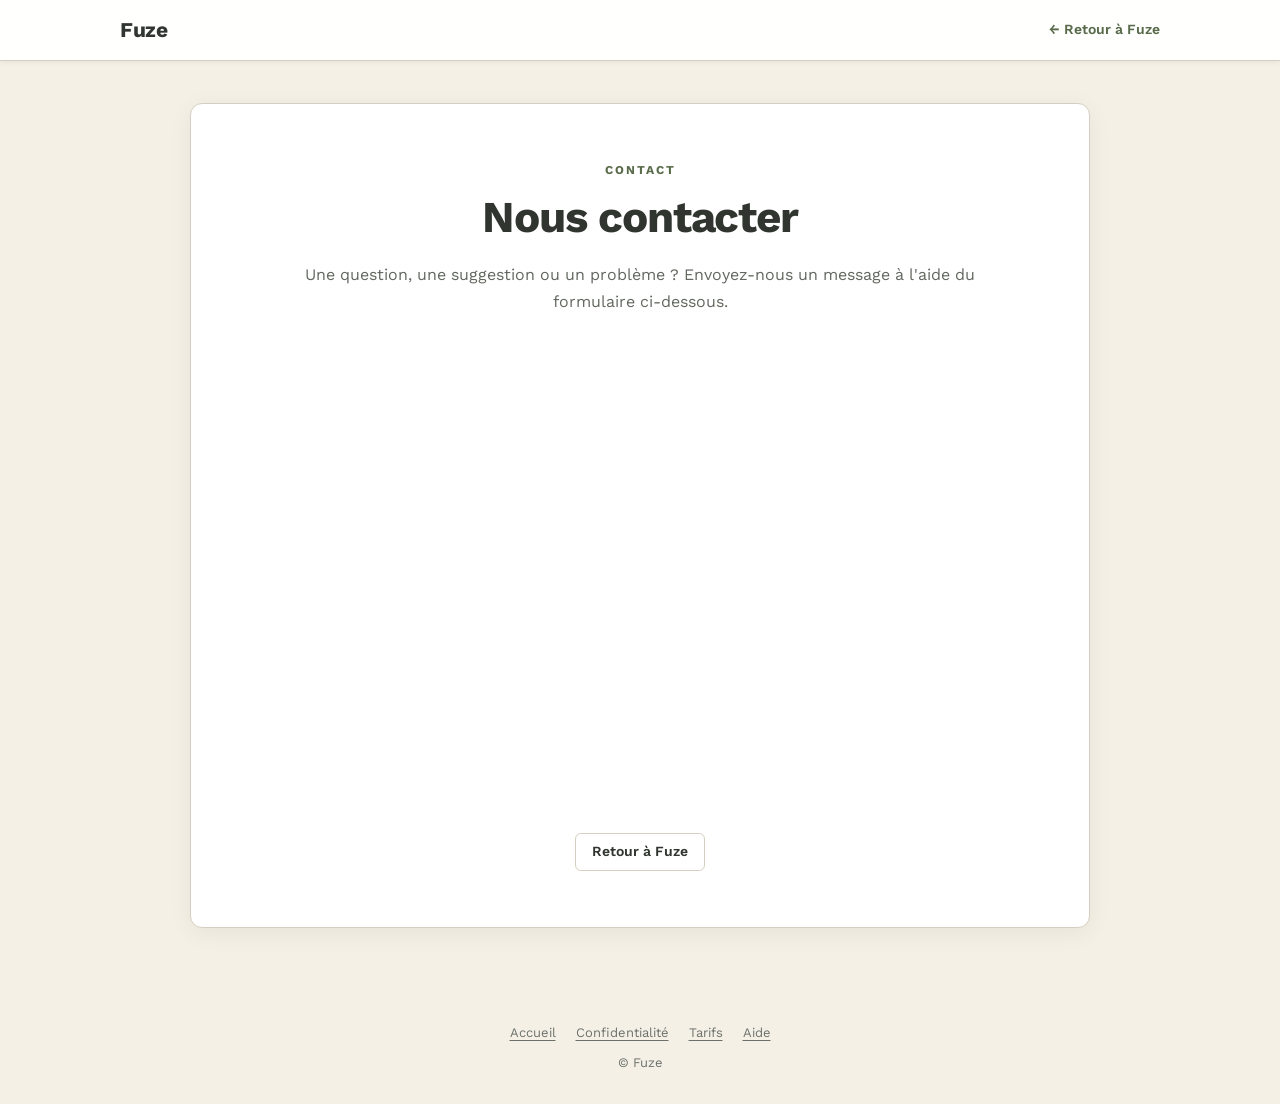
<file: contact.html>
<!DOCTYPE html>
<html lang="fr">
<head>
   <script>
        if (location.protocol !== "file:") {
            window.dataLayer = window.dataLayer || [];
            function gtag(){dataLayer.push(arguments);}
            gtag('js', new Date());
            gtag('config', 'G-KCKN5KPES3');

            const gaScript = document.createElement('script');
            gaScript.async = true;
            gaScript.src = 'https://www.googletagmanager.com/gtag/js?id=G-KCKN5KPES3';
            document.head.appendChild(gaScript);

            const adsScript = document.createElement('script');
            adsScript.async = true;
            adsScript.src = 'https://pagead2.googlesyndication.com/pagead/js/adsbygoogle.js?client=ca-pub-6392049906379676';
            adsScript.crossOrigin = 'anonymous';
            document.head.appendChild(adsScript);
        }
    </script>    
    <meta charset="UTF-8">
    <meta name="viewport" content="width=device-width, initial-scale=1.0">
    <meta name="description" content="Contactez l'équipe Fuze pour toute question ou suggestion.">
    <title>Contact – Fuze</title>

    <link rel="icon" type="image/png" href="favicon.png">
    <link rel="stylesheet" href="page.css">
    <link rel="preconnect" href="https://fonts.googleapis.com">
    <link rel="preconnect" href="https://fonts.gstatic.com" crossorigin>
    <link href="https://fonts.googleapis.com/css2?family=Work+Sans:wght@400;500;600;700&display=swap" rel="stylesheet">
</head>
<body>

    <header class="site-header">
        <a class="brand" href="index.html">Fuze</a>
        <a class="back-link" href="index.html">← Retour à Fuze</a>
    </header>

    <main>
        <div class="pricing-intro">
            <p class="eyebrow">CONTACT</p>
            <h1>Nous contacter</h1>
            <p class="intro">
                Une question, une suggestion ou un problème ?
                Envoyez-nous un message à l'aide du formulaire ci-dessous.
            </p>
        </div>

        <iframe data-tally-src="https://tally.so/embed/J1Oz2o?alignLeft=1&hideTitle=1&transparentBackground=1&dynamicHeight=1" loading="lazy" width="100%" height="447" frameborder="0" marginheight="0" marginwidth="0" title="Fuze feedback"></iframe>
<script>var d=document,w="https://tally.so/widgets/embed.js",v=function(){"undefined"!=typeof Tally?Tally.loadEmbeds():d.querySelectorAll("iframe[data-tally-src]:not([src])").forEach((function(e){e.src=e.dataset.tallySrc}))};if("undefined"!=typeof Tally)v();else if(d.querySelector('script[src="'+w+'"]')==null){var s=d.createElement("script");s.src=w,s.onload=v,s.onerror=v,d.body.appendChild(s);}</script>
        <!-- <form id="contact-form">
            <div class="form-group">
                <label for="subject">Votre demande</label>
                <select id="subject" name="subject" required>
                    <option value="" disabled selected>Choisissez un sujet</option>
                    <option value="Question">Question</option>
                    <option value="Problème technique">Problème technique</option>
                    <option value="Suggestion">Suggestion</option>
                    <option value="Autre">Autre</option>
                </select>
            </div>

            <div class="form-group">
                <label for="description">Description</label>
                <textarea
                    id="description"
                    name="description"
                    rows="6"
                    placeholder="Décrivez votre demande..."
                    required
                ></textarea>
            </div>

            <div class="form-group">
                <label for="email">Mail</label>
                <input
                    type="email"
                    id="email"
                    name="email"
                    placeholder="vous@exemple.fr"
                    autocomplete="email"
                    required
                >
            </div>

            <button type="submit" class="plan-button plan-button-primary contact-submit">
                Envoyer
            </button>
        </form> -->

        <div class="return-bottom">
            <a href="index.html">Retour à Fuze</a>
        </div>
    </main>

    <footer>
        <p>
            <a href="https://fuze-image.fr/">Accueil</a>
            <a href="confidentialite.html">Confidentialité</a>
            <a href="tarifs.html">Tarifs</a>
            <a href="fuze-documentation.html">Aide</a>
        </p>
        <p>© Fuze</p>
    </footer>

    <!-- Popup de confirmation -->
    <dialog id="confirmation-dialog" class="confirmation-dialog">
        <div class="confirmation-content">
            <div class="confirmation-icon" aria-hidden="true">✓</div>
            <h2>Message a bien été envoyé</h2>
            <p>
                Votre demande a bien été prise en compte.
                Nous vous remercions.
            </p>
            <button type="button" id="confirmation-close"
                    class="plan-button plan-button-primary">
                Fermer
            </button>
        </div>
    </dialog>

    <script>
        "use strict";

        const form = document.getElementById("contact-form");
        const dialog = document.getElementById("confirmation-dialog");
        const closeButton = document.getElementById("confirmation-close");

        form.addEventListener("submit", function (event) {
            event.preventDefault();

            if (!form.reportValidity()) {
                return;
            }

            dialog.showModal();
        });

        function closeConfirmation() {
            if (dialog.open) {
                dialog.close();
            }
        }

        closeButton.addEventListener("click", closeConfirmation);

        // Fermer en cliquant sur le fond autour du popup.
        dialog.addEventListener("click", function (event) {
            if (event.target === dialog) {
                closeConfirmation();
            }
        });

        // Le formulaire est vidé après la fermeture du popup.
        dialog.addEventListener("close", function () {
            form.reset();
        });
    </script>

</body>
</html>
</file>
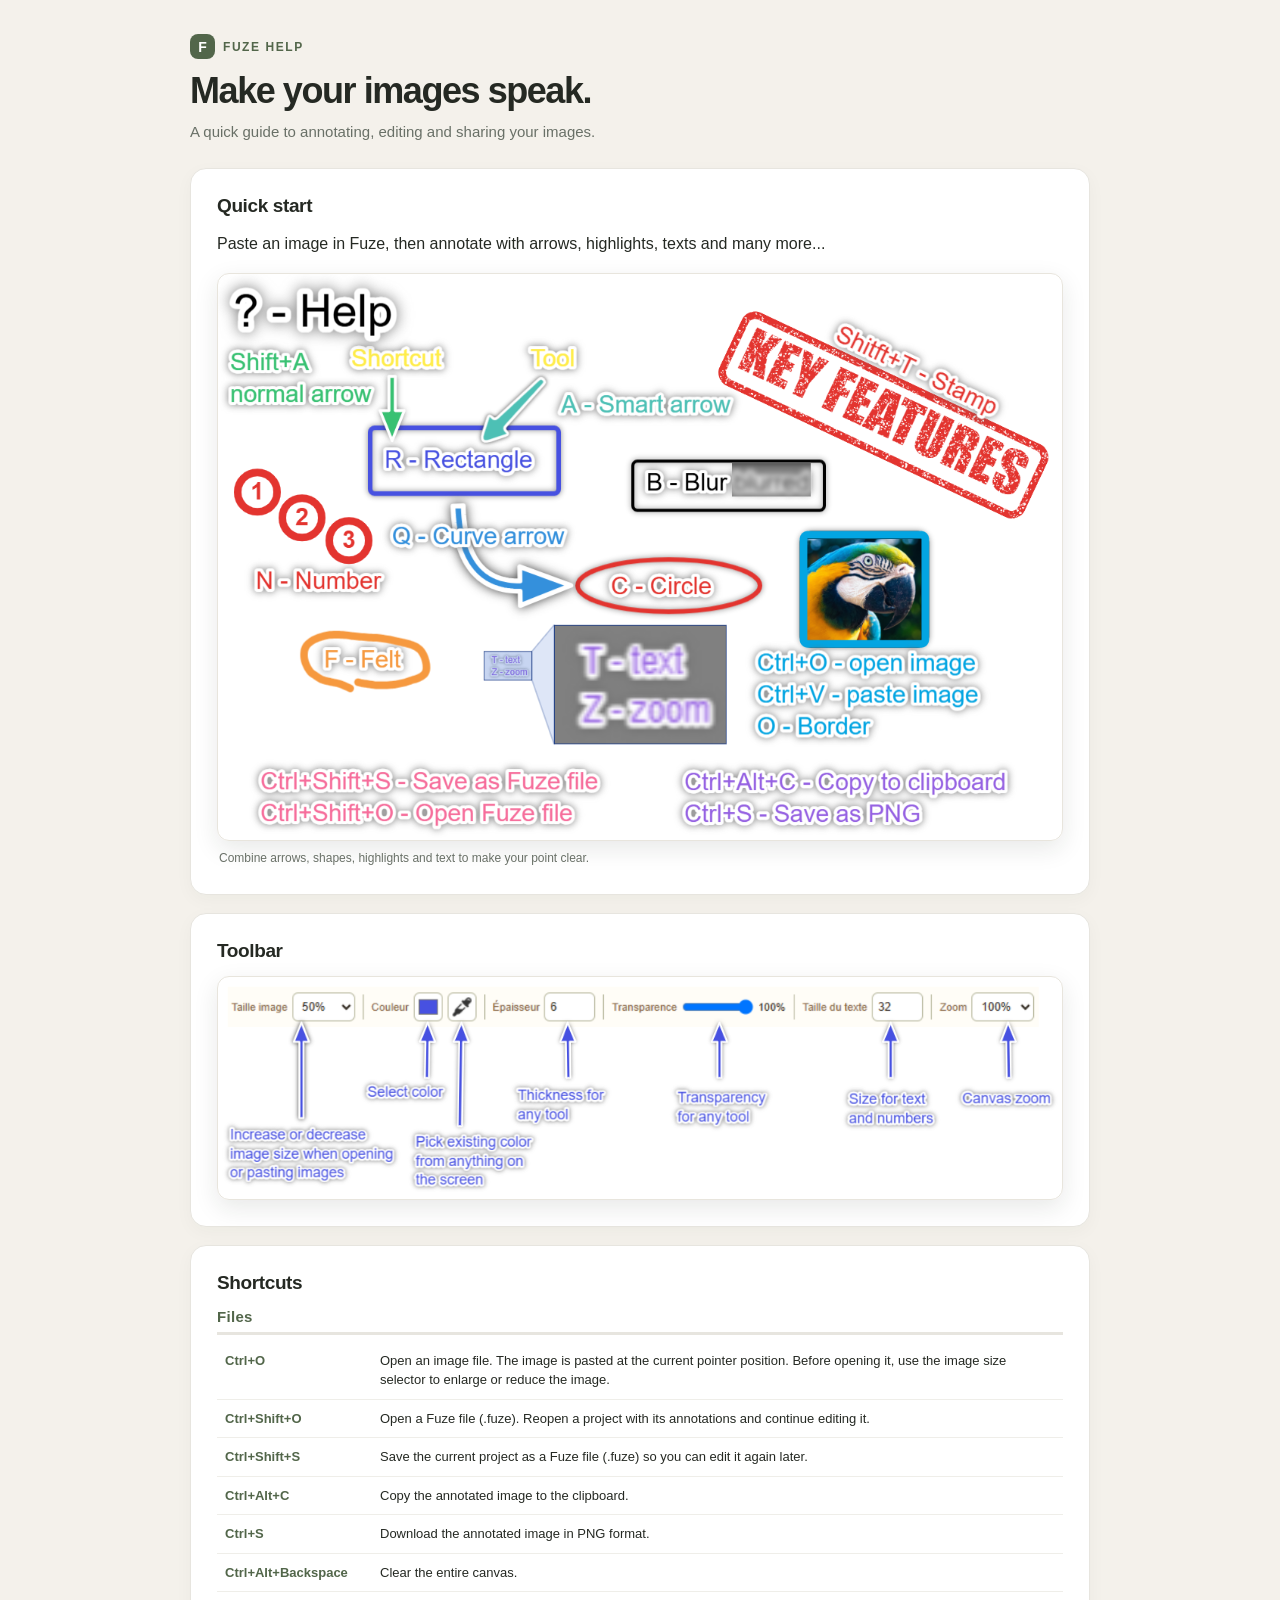
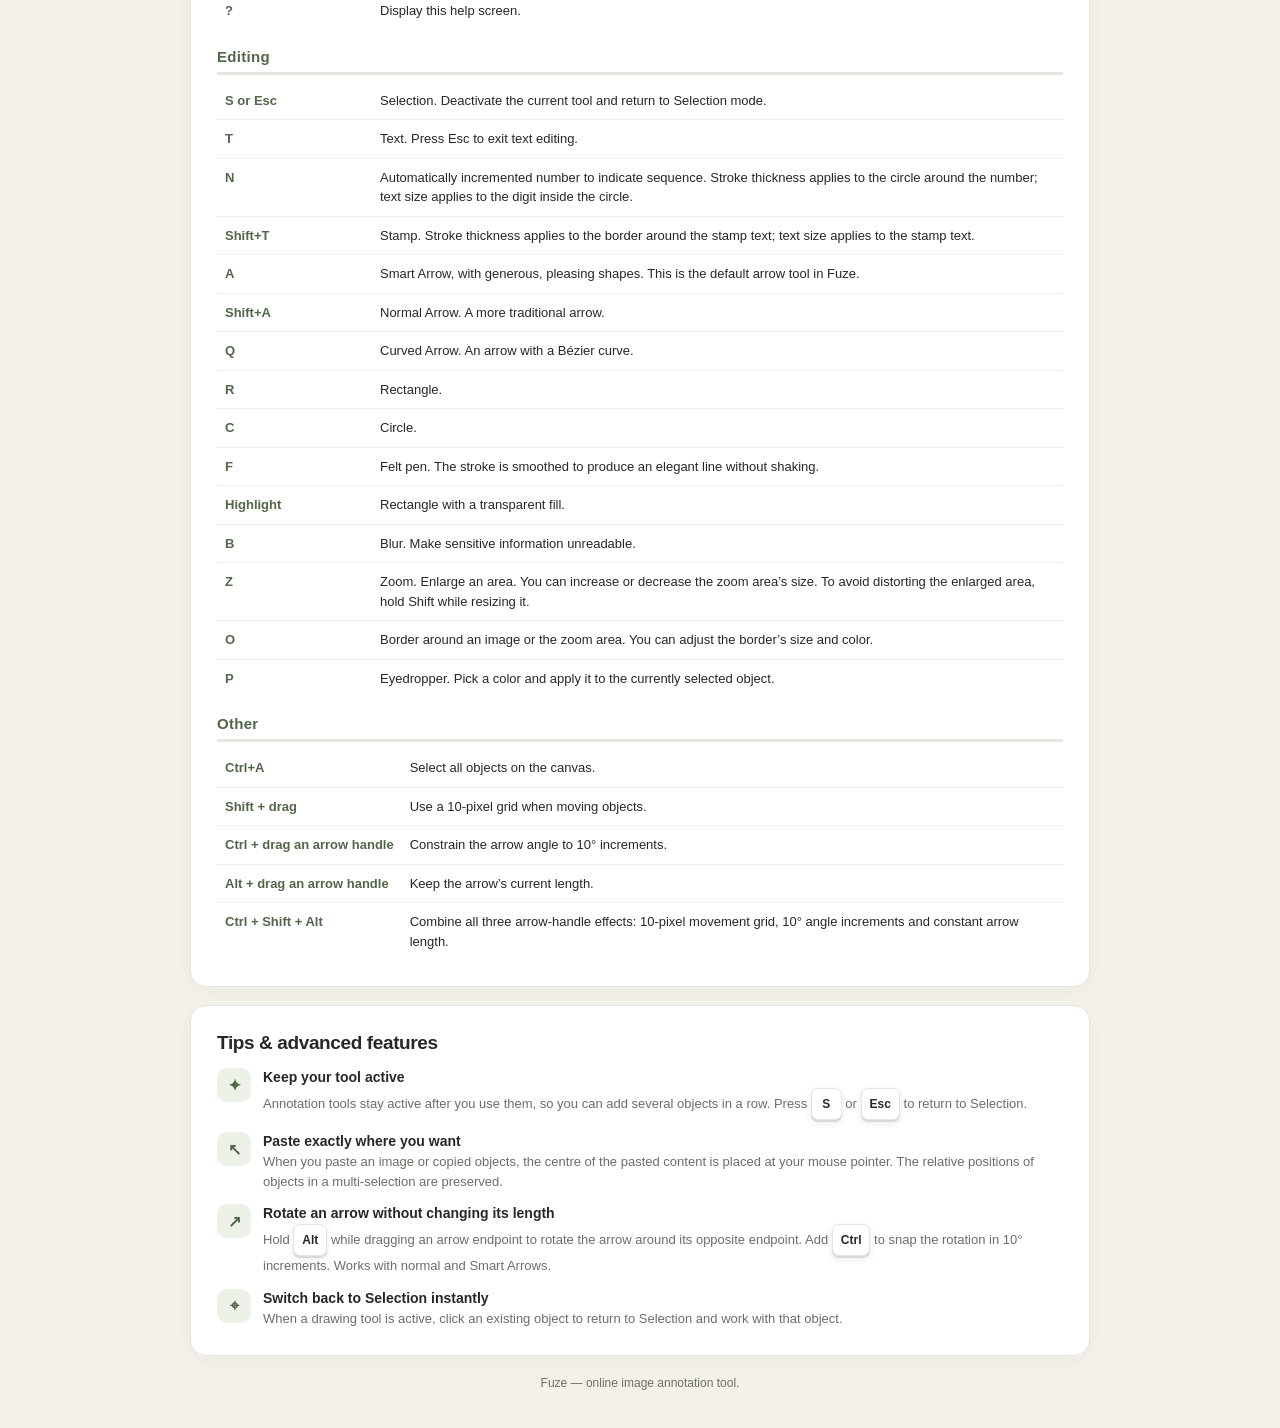
<file: Fuze - help - shortcuts.html>
<!DOCTYPE html>
<html lang="en">
<head>
    <script>
        if (location.protocol !== "file:") {
            window.dataLayer = window.dataLayer || [];
            function gtag(){dataLayer.push(arguments);}
            gtag('js', new Date());
            gtag('config', 'G-KCKN5KPES3');
            const gaScript = document.createElement('script');
            gaScript.async = true;
            gaScript.src = 'https://www.googletagmanager.com/gtag/js?id=G-KCKN5KPES3';
            document.head.appendChild(gaScript);
            const adsScript = document.createElement('script');
            adsScript.async = true;
            adsScript.src = 'https://pagead2.googlesyndication.com/pagead/js/adsbygoogle.js?client=ca-pub-6392049906379676';
            adsScript.crossOrigin = 'anonymous';
            document.head.appendChild(adsScript);
        }
    </script>
    <meta charset="UTF-8">
    <meta name="viewport" content="width=device-width, initial-scale=1.0">
    <title>Fuze Help</title>
    <meta name="description" content="Quick start, keyboard shortcuts and advanced tips for Fuze, the online image annotation tool.">
    <link rel="icon" type="image/png" href="favicon.png">
    <style>
        :root {
            color-scheme: light;
            --page: #f4f1eb;
            --surface: #ffffff;
            --ink: #252923;
            --muted: #697067;
            --line: #e7e5df;
            --accent: #52664a;
            --accent-soft: #edf2e9;
            --key-shadow: 0 2px 0 #d9d9d5, 0 3px 7px rgba(31, 36, 30, .10);
        }
        * { box-sizing: border-box; }
        html, body { margin: 0; min-height: 100%; }
        body {
            padding: clamp(16px, 3.5vw, 34px);
            background: var(--page);
            color: var(--ink);
            font-family: "Work Sans", Inter, -apple-system, BlinkMacSystemFont, "Segoe UI", Arial, sans-serif;
        }
        main { width: min(100%, 900px); margin: 0 auto; }
        .page-header { margin-bottom: 24px; }
        .brand {
            display: inline-flex;
            align-items: center;
            gap: 8px;
            margin-bottom: 12px;
            color: var(--accent);
            font-size: 12px;
            font-weight: 800;
            letter-spacing: .13em;
            text-transform: uppercase;
        }
        .brand-mark {
            display: inline-grid;
            width: 25px;
            height: 25px;
            place-items: center;
            border-radius: 8px;
            background: var(--accent);
            color: white;
            font-size: 14px;
            letter-spacing: 0;
        }
        h1 { margin: 0; font-size: clamp(27px, 4vw, 36px); line-height: 1.12; letter-spacing: -.04em; }
        .intro { margin: 9px 0 0; color: var(--muted); font-size: 15px; line-height: 1.55; }
        section {
            margin-top: 18px;
            padding: clamp(18px, 3vw, 26px);
            border: 1px solid var(--line);
            border-radius: 16px;
            background: var(--surface);
            box-shadow: 0 5px 18px rgba(40, 43, 36, .035);
        }
        h2 { margin: 0 0 14px; font-size: 19px; letter-spacing: -.02em; }
        .quick-copy { margin: 0 0 17px; font-size: 16px; line-height: 1.6; }
        .hero-image {
            display: block;
            width: 100%;
            height: auto;
            border: 1px solid #e8e5dd;
            border-radius: 12px;
            box-shadow: 0 8px 24px rgba(33, 39, 31, .10);
        }
        .image-caption { margin: 9px 2px 0; color: var(--muted); font-size: 12px; line-height: 1.45; }
        .shortcut-table { width: 100%; border-collapse: collapse; font-size: 13px; line-height: 1.5; }
        .shortcut-table th, .shortcut-table td { padding: 9px 8px; border-bottom: 1px solid #efeee9; text-align: left; vertical-align: top; }
        .shortcut-table th { width: 155px; color: var(--accent); font-weight: 750; white-space: nowrap; }
        .shortcut-table tr:last-child th, .shortcut-table tr:last-child td { border-bottom: 0; }
        .shortcut-groups { display: grid; gap: 18px; }
        .shortcut-group h3 {
            margin: 0 0 7px;
            padding-bottom: 7px;
            border-bottom: 3px solid var(--line);
            color: var(--accent);
            font-size: 15px;
            font-weight: 850;
            letter-spacing: .02em;
        }
        .shortcut-list { display: grid; grid-template-columns: 1fr; gap: 0; }
        .shortcut {
            display: grid;
            grid-template-columns: minmax(150px, 220px) minmax(0, 1fr);
            align-items: center;
            gap: 14px;
            min-height: 46px;
            padding: 6px 3px;
            border-bottom: 1px solid #efeee9;
        }
        .shortcut:last-child { border-bottom: 0; }
        .shortcut-label { grid-column: 2; grid-row: 1; font-size: 13px; line-height: 1.4; font-weight: 500; }
        .keys { grid-column: 1; grid-row: 1; display: inline-flex; align-items: center; gap: 5px; white-space: nowrap; }
        kbd {
            display: inline-grid;
            min-width: 31px;
            height: 32px;
            padding: 0 8px;
            place-items: center;
            border: 1px solid #e4e4e0;
            border-radius: 7px;
            background: #fff;
            box-shadow: var(--key-shadow);
            color: #252923;
            font-family: inherit;
            font-size: 12px;
            font-weight: 750;
            line-height: 1;
        }
        .plus, .or { color: #888e85; font-size: 12px; font-weight: 700; }
        .or { margin: 0 1px; font-size: 10px; text-transform: uppercase; }
        .tips { display: grid; gap: 12px; }
        .tip {
            display: grid;
            grid-template-columns: 34px minmax(0, 1fr);
            gap: 12px;
            align-items: start;
        }
        .tip-icon {
            display: grid;
            width: 34px;
            height: 34px;
            place-items: center;
            border-radius: 10px;
            background: var(--accent-soft);
            color: var(--accent);
            font-size: 16px;
            font-weight: 800;
        }
        .tip h3 { margin: 1px 0 3px; font-size: 14px; }
        .tip p { margin: 0; color: var(--muted); font-size: 13px; line-height: 1.55; }
        footer { padding: 20px 4px 4px; color: var(--muted); font-size: 12px; text-align: center; }
        section[lang="en"], footer span[lang="en"], .page-header [lang="en"] { display: block; }
        section[lang="fr"], footer span[lang="fr"], .page-header [lang="fr"] { display: none; }
        html[data-language="fr"] section[lang="en"],
        html[data-language="fr"] footer span[lang="en"],
        html[data-language="fr"] .page-header [lang="en"] { display: none; }
        html[data-language="fr"] section[lang="fr"],
        html[data-language="fr"] .page-header [lang="fr"] { display: block; }
        html[data-language="fr"] footer span[lang="fr"] { display: block; }
        @media (max-width: 520px) {
            body { padding: 14px; }
            .shortcut { grid-template-columns: minmax(112px, 40%) minmax(0, 1fr); gap: 9px; }
            kbd { min-width: 27px; height: 29px; padding: 0 6px; font-size: 11px; }
            .shortcut-label { font-size: 12px; }
        }
    </style>
</head>
<body>
<main>
    <header class="page-header">
        <div class="brand"><span class="brand-mark">F</span> <span lang="en">Fuze Help</span><span lang="fr">Aide Fuze</span></div>
        <h1><span lang="en">Make your images speak.</span><span lang="fr">Faites parler vos images.</span></h1>
        <p class="intro"><span lang="en">A quick guide to annotating, editing and sharing your images.</span><span lang="fr">Un guide rapide pour annoter, modifier et partager vos images.</span></p>
    </header>

    <section lang="en" aria-labelledby="quick-start-en">
        <h2 id="quick-start-en">Quick start</h2>
        <p class="quick-copy">Paste an image in Fuze, then annotate with arrows, highlights, texts and many more...</p>
        <img class="hero-image" alt="Fuze key features and associated keyboard shortcuts" src="images/Fuze - features - shortcuts.png">
        <p class="image-caption">Combine arrows, shapes, highlights and text to make your point clear.</p>
    </section>

    <section lang="fr" aria-labelledby="quick-start-fr">
        <h2 id="quick-start-fr">Démarrage rapide</h2>
        <p class="quick-copy">Collez une image dans Fuze, puis annotez-la avec des flèches, des surlignages, du texte et bien plus encore…</p>
        <img class="hero-image" alt="Les principales fonctionnalités de Fuze et les raccourcis clavier associés" src="images/Fuze - features - shortcuts.png">
        <p class="image-caption">Combinez flèches, formes, surlignages et textes pour faire passer votre message.</p>
    </section>

    <section lang="en" aria-labelledby="toolbar-en">
        <h2 id="toolbar-en">Toolbar</h2>
        <img class="hero-image" alt="Fuze toolbar" src="images/Fuze - toolbar.png">
    </section>

    <section lang="fr" aria-labelledby="toolbar-fr">
        <h2 id="toolbar-fr">Barre d’outils</h2>
        <img class="hero-image" alt="Barre d’outils de Fuze" src="images/Fuze - toolbar.png">
    </section>

    <section lang="en" aria-labelledby="shortcuts-en">
    <h2 id="shortcuts-en">Shortcuts</h2>
    <div class="shortcut-groups">
        <div class="shortcut-group">
            <h3>Files</h3>
            <table class="shortcut-table">
              <tbody>
                <tr><th scope="row">Ctrl+O</th><td>Open an image file. The image is pasted at the current pointer position. Before opening it, use the image size selector to enlarge or reduce the image.</td></tr>
                <tr><th scope="row">Ctrl+Shift+O</th><td>Open a Fuze file (.fuze). Reopen a project with its annotations and continue editing it.</td></tr>
                <tr><th scope="row">Ctrl+Shift+S</th><td>Save the current project as a Fuze file (.fuze) so you can edit it again later.</td></tr>
                <tr><th scope="row">Ctrl+Alt+C</th><td>Copy the annotated image to the clipboard.</td></tr>
                <tr><th scope="row">Ctrl+S</th><td>Download the annotated image in PNG format.</td></tr>
                <tr><th scope="row">Ctrl+Alt+Backspace</th><td>Clear the entire canvas.</td></tr>
                <tr><th scope="row">?</th><td>Display this help screen.</td></tr>
              </tbody>
            </table>
        </div>
        <div class="shortcut-group">
            <h3>Editing</h3>
            <table class="shortcut-table">
              <tbody>
                <tr><th scope="row">S or Esc</th><td>Selection. Deactivate the current tool and return to Selection mode.</td></tr>
                <tr><th scope="row">T</th><td>Text. Press Esc to exit text editing.</td></tr>
                <tr><th scope="row">N</th><td>Automatically incremented number to indicate sequence. Stroke thickness applies to the circle around the number; text size applies to the digit inside the circle.</td></tr>
                <tr><th scope="row">Shift+T</th><td>Stamp. Stroke thickness applies to the border around the stamp text; text size applies to the stamp text.</td></tr>
                <tr><th scope="row">A</th><td>Smart Arrow, with generous, pleasing shapes. This is the default arrow tool in Fuze.</td></tr>
                <tr><th scope="row">Shift+A</th><td>Normal Arrow. A more traditional arrow.</td></tr>
                <tr><th scope="row">Q</th><td>Curved Arrow. An arrow with a Bézier curve.</td></tr>
                <tr><th scope="row">R</th><td>Rectangle.</td></tr>
                <tr><th scope="row">C</th><td>Circle.</td></tr>
                <tr><th scope="row">F</th><td>Felt pen. The stroke is smoothed to produce an elegant line without shaking.</td></tr>
                <tr><th scope="row">Highlight</th><td>Rectangle with a transparent fill.</td></tr>
                <tr><th scope="row">B</th><td>Blur. Make sensitive information unreadable.</td></tr>
                <tr><th scope="row">Z</th><td>Zoom. Enlarge an area. You can increase or decrease the zoom area’s size. To avoid distorting the enlarged area, hold Shift while resizing it.</td></tr>
                <tr><th scope="row">O</th><td>Border around an image or the zoom area. You can adjust the border’s size and color.</td></tr>
                <tr><th scope="row">P</th><td>Eyedropper. Pick a color and apply it to the currently selected object.</td></tr>
              </tbody>
            </table>
        </div>
        <div class="shortcut-group">
            <h3>Other</h3>
            <table class="shortcut-table">
              <tbody>
                <tr><th scope="row">Ctrl+A</th><td>Select all objects on the canvas.</td></tr>
                <tr><th scope="row">Shift + drag</th><td>Use a 10-pixel grid when moving objects.</td></tr>
                <tr><th scope="row">Ctrl + drag an arrow handle</th><td>Constrain the arrow angle to 10° increments.</td></tr>
                <tr><th scope="row">Alt + drag an arrow handle</th><td>Keep the arrow’s current length.</td></tr>
                <tr><th scope="row">Ctrl + Shift + Alt</th><td>Combine all three arrow-handle effects: 10-pixel movement grid, 10° angle increments and constant arrow length.</td></tr>
              </tbody>
            </table>
        </div>
    </div>
</section>

<section lang="fr" aria-labelledby="shortcuts-fr">
    <h2 id="shortcuts-fr">Raccourcis clavier</h2>
    <div class="shortcut-groups">
        <div class="shortcut-group">
            <h3>Fichier</h3>
            <table class="shortcut-table">
              <tbody>
                <tr><th scope="row">Ctrl+O</th><td>Ouvrir un fichier image. L'image sera copiée à la position actuelle du curseur. Avant d'ouvrir l'image, la sélection de la taille permet de l'agrandir ou de la réduire.</td></tr>
                <tr><th scope="row">Ctrl+Shift+O</th><td>Ouvrir un fichier Fuze (.fuze). Permet de reprendre un projet avec ses annotations et de continuer à le modifier.</td></tr>
                <tr><th scope="row">Ctrl+Shift+S</th><td>Enregistrer le projet actuel dans un fichier Fuze (.fuze) pour pouvoir le modifier plus tard.</td></tr>
                <tr><th scope="row">Ctrl+Alt+C</th><td>Copier l'image annotée dans le presse-papiers.</td></tr>
                <tr><th scope="row">Ctrl+S</th><td>Télécharger l'image annotée au format PNG.</td></tr>
                <tr><th scope="row">Ctrl+Alt+Backspace</th><td>Effacer entièrement le canvas.</td></tr>
                <tr><th scope="row">?</th><td>Afficher cet écran d'aide.</td></tr>
              </tbody>
            </table>
        </div>
        <div class="shortcut-group">
            <h3>Édition</h3>
            <table class="shortcut-table">
              <tbody>
                <tr><th scope="row">S ou Échap</th><td>Sélection. Désactive l'outil en cours et revient en mode Sélection.</td></tr>
                <tr><th scope="row">T</th><td>Texte. Pour sortir de l'édition du texte, appuyez sur Échap.</td></tr>
                <tr><th scope="row">N</th><td>Numéro incrémenté automatiquement pour indiquer une séquentialité. L'épaisseur du trait s'applique au cercle autour du numéro ; la taille du texte s'applique au chiffre à l'intérieur du cercle.</td></tr>
                <tr><th scope="row">Shift+T</th><td>Tampon. L'épaisseur du trait s'applique au contour autour du texte du tampon ; la taille du texte s'applique au texte du tampon.</td></tr>
                <tr><th scope="row">A</th><td>Flèche Smart, avec des formes généreuses et agréables à regarder. C’est la flèche standard de Fuze.</td></tr>
                <tr><th scope="row">Shift+A</th><td>Flèche normale. Une flèche plus classique.</td></tr>
                <tr><th scope="row">Q</th><td>Flèche courbe. Une flèche avec une courbe de Bézier.</td></tr>
                <tr><th scope="row">R</th><td>Rectangle.</td></tr>
                <tr><th scope="row">C</th><td>Cercle.</td></tr>
                <tr><th scope="row">F</th><td>Feutre. Le tracé est corrigé pour garantir un trait élégant sans tremblement.</td></tr>
                <tr><th scope="row">Highlight</th><td>Rectangle avec transparence à l’intérieur.</td></tr>
                <tr><th scope="row">B</th><td>Brouillage, pour rendre illisibles les informations sensibles.</td></tr>
                <tr><th scope="row">Z</th><td>Zoom pour agrandir une zone. La zone de grossissement peut être agrandie ou réduite. Pour ne pas la déformer, maintenez Shift pendant le redimensionnement.</td></tr>
                <tr><th scope="row">O</th><td>Bordure autour d'une image ou de la zone de grossissement. La taille et la couleur de la bordure peuvent être ajustées.</td></tr>
                <tr><th scope="row">P</th><td>Pipette pour prélever une couleur et l’appliquer à l’objet actuellement sélectionné.</td></tr>
              </tbody>
            </table>
        </div>
        <div class="shortcut-group">
            <h3>Autres</h3>
            <table class="shortcut-table">
              <tbody>
                <tr><th scope="row">Ctrl+A</th><td>Sélectionner tous les objets du canvas.</td></tr>
                <tr><th scope="row">Shift + déplacement</th><td>Utiliser une grille de 10 pixels pour les déplacements.</td></tr>
                <tr><th scope="row">Ctrl + déplacement d'une poignée de flèche</th><td>Conserver des angles de 10° pour la flèche.</td></tr>
                <tr><th scope="row">Alt + déplacement d'une poignée de flèche</th><td>Conserver la longueur actuelle de la flèche.</td></tr>
                <tr><th scope="row">Ctrl + Shift + Alt</th><td>Conjuguer les trois effets sur les poignées de flèche : grille de déplacement de 10 pixels, angles par pas de 10° et conservation de la longueur.</td></tr>
              </tbody>
            </table>
        </div>
    </div>
</section>

    <section lang="en" aria-labelledby="advanced-en">
        <h2 id="advanced-en">Tips &amp; advanced features</h2>
        <div class="tips">
            <article class="tip"><span class="tip-icon">✦</span><div><h3>Keep your tool active</h3><p>Annotation tools stay active after you use them, so you can add several objects in a row. Press <kbd>S</kbd> or <kbd>Esc</kbd> to return to Selection.</p></div></article>
            <article class="tip"><span class="tip-icon">↖</span><div><h3>Paste exactly where you want</h3><p>When you paste an image or copied objects, the centre of the pasted content is placed at your mouse pointer. The relative positions of objects in a multi-selection are preserved.</p></div></article>
            <article class="tip"><span class="tip-icon">↗</span><div><h3>Rotate an arrow without changing its length</h3><p>Hold <kbd>Alt</kbd> while dragging an arrow endpoint to rotate the arrow around its opposite endpoint. Add <kbd>Ctrl</kbd> to snap the rotation in 10° increments. Works with normal and Smart Arrows.</p></div></article>
            <article class="tip"><span class="tip-icon">⌖</span><div><h3>Switch back to Selection instantly</h3><p>When a drawing tool is active, click an existing object to return to Selection and work with that object.</p></div></article>
        </div>
    </section>

    <section lang="fr" aria-labelledby="advanced-fr">
        <h2 id="advanced-fr">Astuces et fonctionnalités avancées</h2>
        <div class="tips">
            <article class="tip"><span class="tip-icon">✦</span><div><h3>Conservez votre outil actif</h3><p>Les outils d’annotation restent actifs après leur utilisation : vous pouvez ajouter plusieurs objets à la suite. Appuyez sur <kbd>S</kbd> ou <kbd>Échap</kbd> pour revenir à la Sélection.</p></div></article>
            <article class="tip"><span class="tip-icon">↖</span><div><h3>Collez exactement où vous le souhaitez</h3><p>Lors du collage d’une image ou d’objets copiés, le centre du contenu collé se place sous le pointeur de la souris. Les positions relatives des objets d’une sélection multiple sont conservées.</p></div></article>
            <article class="tip"><span class="tip-icon">↗</span><div><h3>Faites pivoter une flèche sans changer sa longueur</h3><p>Maintenez <kbd>Alt</kbd> pendant le déplacement d’une extrémité pour faire pivoter la flèche autour de l’autre extrémité. Ajoutez <kbd>Ctrl</kbd> pour contraindre la rotation par pas de 10°. Fonctionne avec les flèches normales et les Smart Arrows.</p></div></article>
            <article class="tip"><span class="tip-icon">⌖</span><div><h3>Revenez rapidement à la Sélection</h3><p>Lorsqu’un outil de dessin est actif, cliquez sur un objet existant pour revenir automatiquement à la Sélection et le manipuler.</p></div></article>
        </div>
    </section>

    <footer>
        <span lang="en">Fuze — online image annotation tool.</span>
        <span lang="fr">Fuze — outil d’annotation d’images en ligne.</span>
    </footer>
</main>

<script>
    (() => {
        const languages = navigator.languages?.length
            ? navigator.languages
            : [navigator.language];

        const preferred = languages.find(lang =>
            /^fr(?:-|$)/i.test(lang) || /^en(?:-|$)/i.test(lang)
        );

        const language = preferred?.toLowerCase().startsWith("fr")
            ? "fr"
            : "en";

        document.documentElement.dataset.language = language;
        document.documentElement.lang = language;
        document.title = language === "fr" ? "Aide Fuze" : "Fuze Help";
    })();
</script>

</body>
</html>
</file>
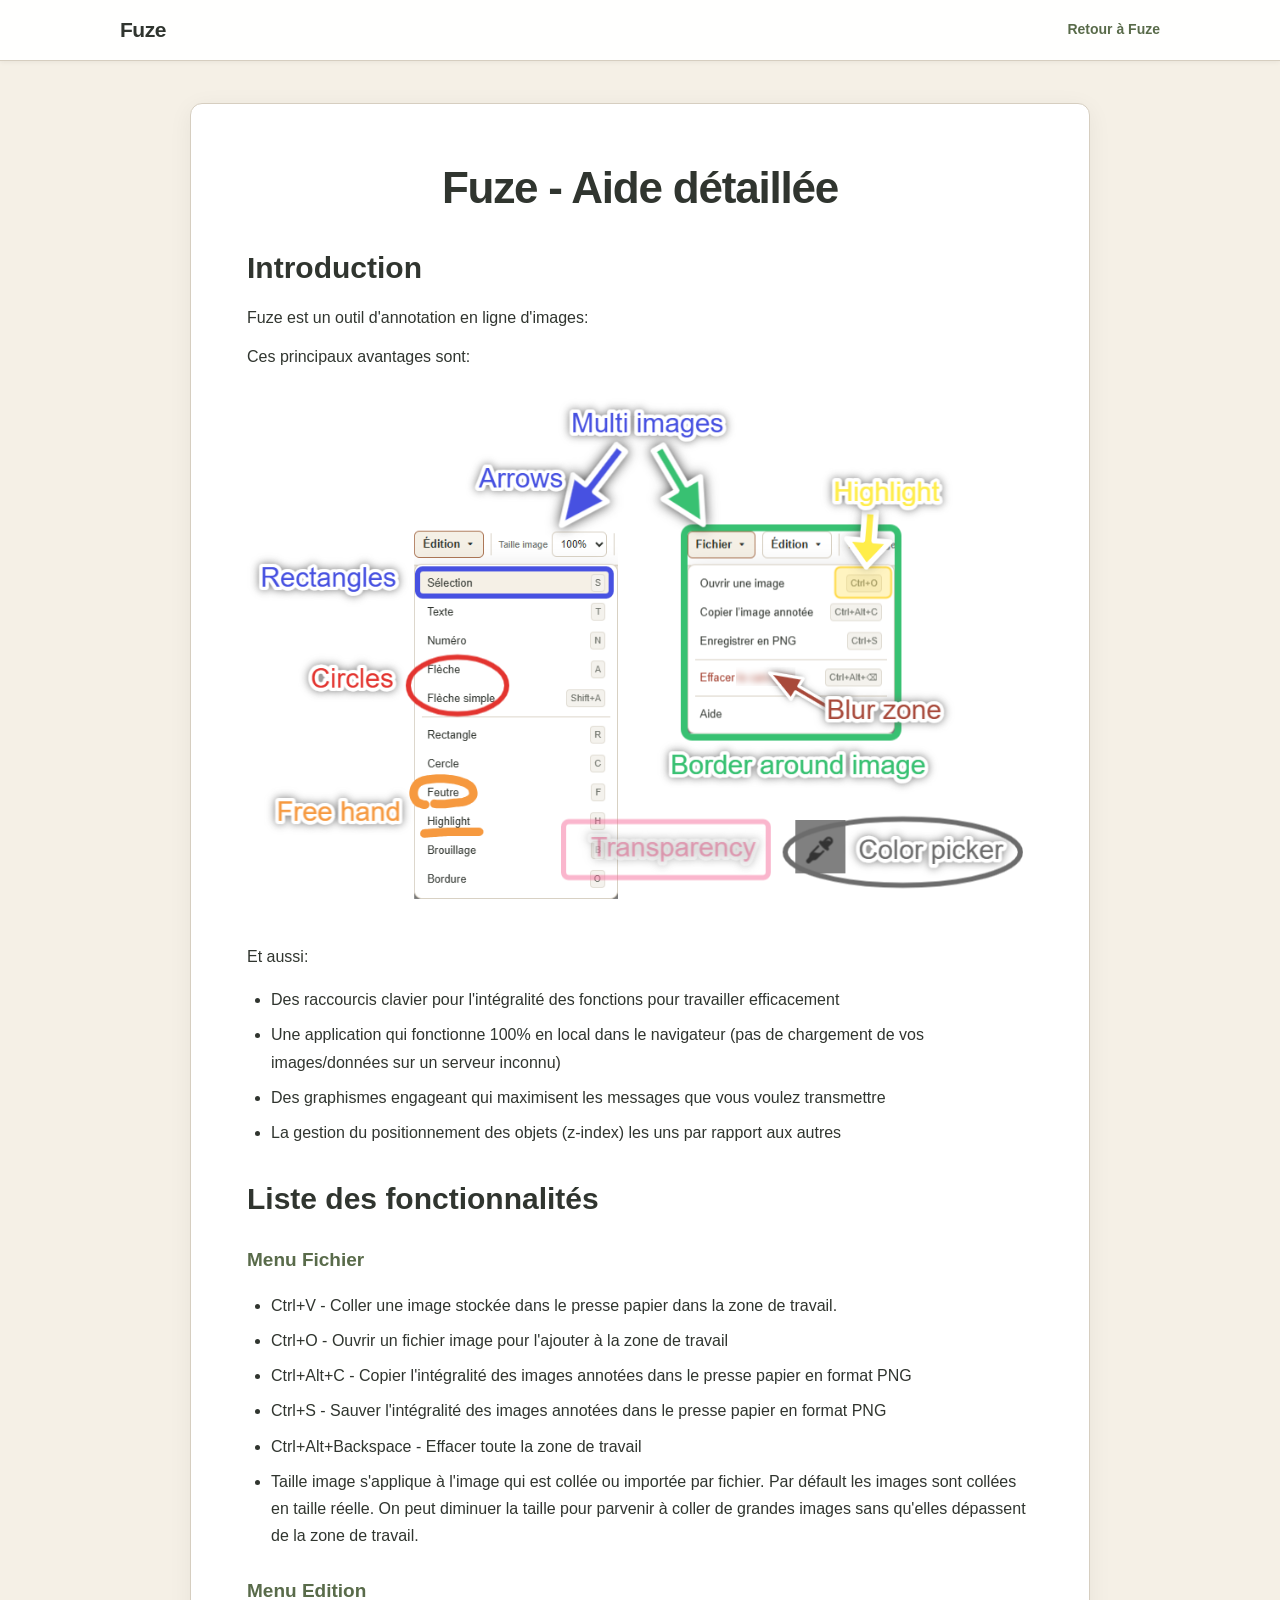
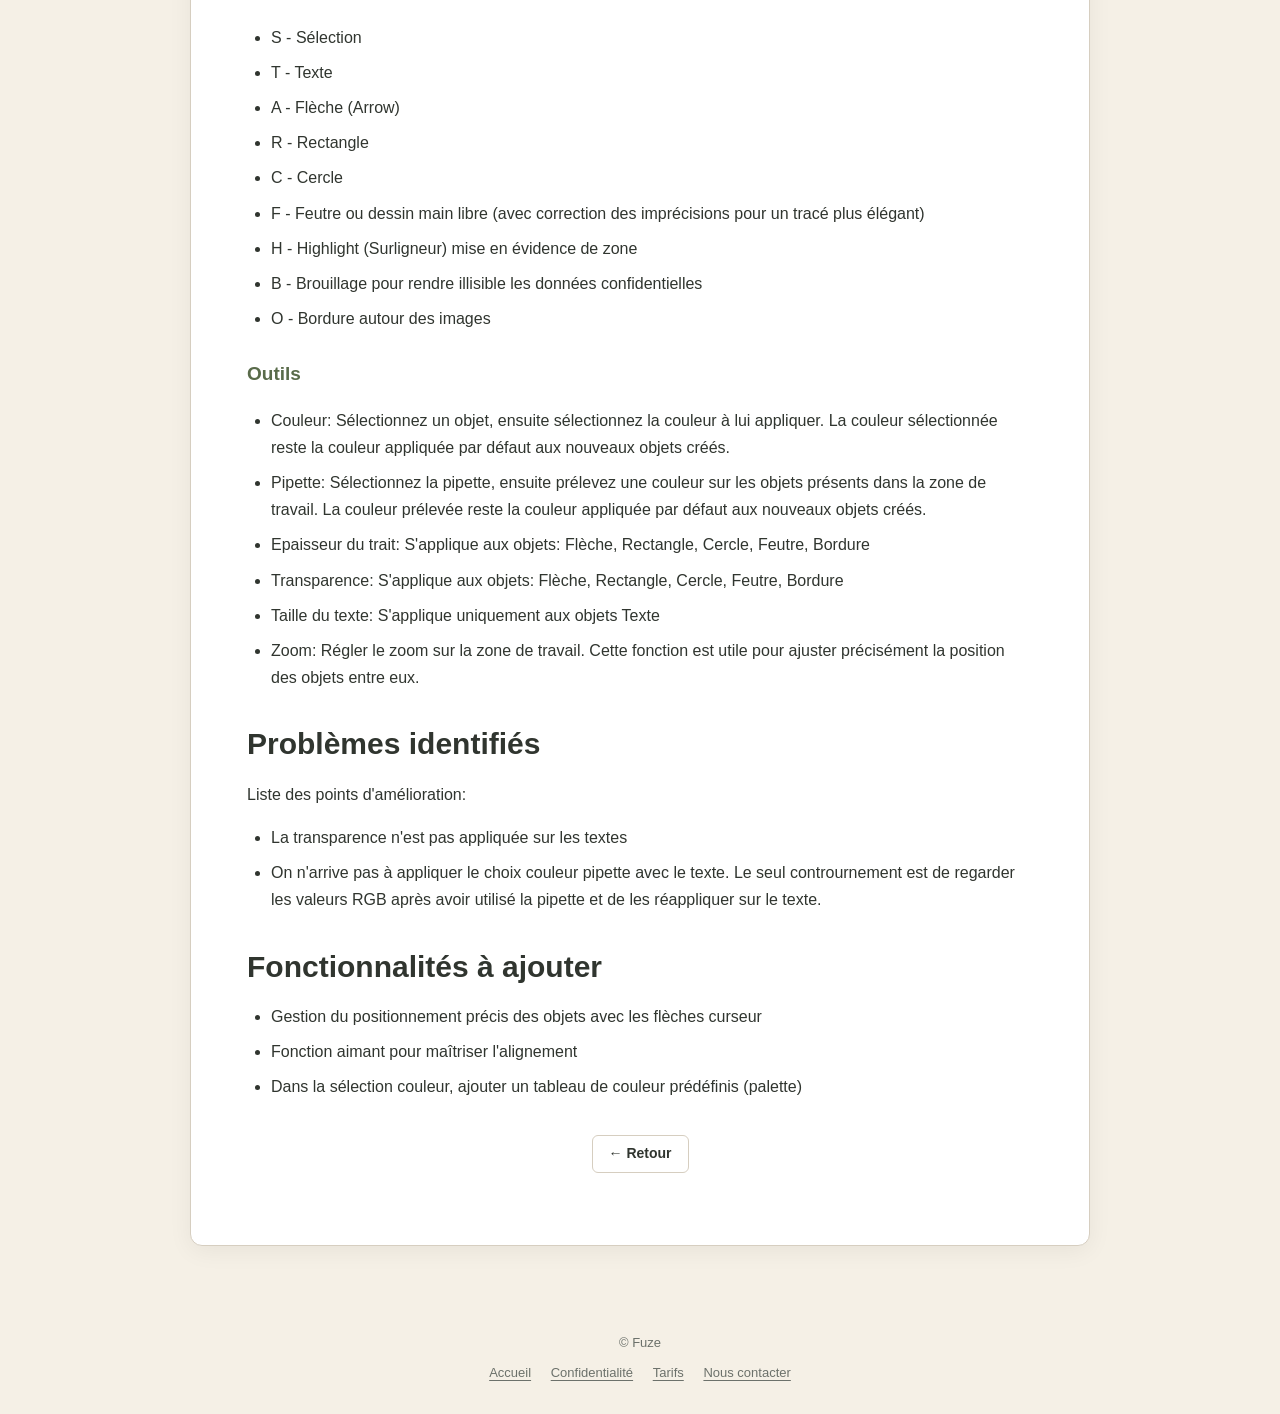
<file: fuze-documentation.html>
<!DOCTYPE html>
<html lang="fr">
<head>
    <meta charset="UTF-8">
    <meta name="viewport" content="width=device-width, initial-scale=1">
    <title>Fuze — Documentation</title>
    <link rel="icon" type="image/png" href="favicon.png">
    <link rel="stylesheet" href="page.css">
</head>
<body>
    <header class="site-header">
        <a class="brand" href="https://fuze-image.fr/" aria-label="Fuze – accueil">Fuze</a>
        <a class="back-link" href="https://fuze-image.fr/">Retour à Fuze</a>
    </header>

    <main>
        <section class="pricing-intro">
            <h1>Fuze - Aide détaillée</h1>
        </section>
        <section class="help-section">
            <h2>Introduction</h2>
            <p>Fuze est un outil d'annotation en ligne d'images:</p>
            <p>Ces principaux avantages sont:</p>            
            <img class="help-illustration" src="Fuze - help with one image.png" alt="">
        </section>

        <section class="help-section">
            <p>Et aussi:</p>
            <ul>
                <li>Des raccourcis clavier pour l'intégralité des fonctions pour travailler efficacement</li>
                <li>Une application qui fonctionne 100% en local dans le navigateur (pas de chargement de vos images/données sur un serveur inconnu)</li>
                <li>Des graphismes engageant qui maximisent les messages que vous voulez transmettre</li>
                <li>La gestion du positionnement des objets (z-index) les uns par rapport aux autres</li>
            </ul>
        </section>

        <section class="help-section">
            <h2>Liste des fonctionnalités</h2>
            <h3>Menu Fichier</h3>
            <ul>
                <li>Ctrl+V - Coller une image stockée dans le presse papier dans la zone de travail.</li>
                <li>Ctrl+O - Ouvrir un fichier image pour l'ajouter à la zone de travail</li>
                <li>Ctrl+Alt+C - Copier l'intégralité des images annotées dans le presse papier en format PNG</li>
                <li>Ctrl+S - Sauver l'intégralité des images annotées dans le presse papier en format PNG</li>
                <li>Ctrl+Alt+Backspace - Effacer toute la zone de travail</li>
                <li>Taille image s'applique à l'image qui est collée ou importée par fichier. Par défault les images sont collées en taille réelle. On peut diminuer la taille pour parvenir à coller de grandes images sans qu'elles dépassent de la zone de travail.</li>
            </ul>

            <h3>Menu Edition</h3>
            <ul>
                <li>S - Sélection</li>
                <li>T - Texte</li>
                <li>A - Flèche (Arrow)</li>
                <li>R - Rectangle</li>
                <li>C - Cercle</li>
                <li>F - Feutre ou dessin main libre (avec correction des imprécisions pour un tracé plus élégant)</li>
                <li>H - Highlight (Surligneur) mise en évidence de zone</li>
                <li>B - Brouillage pour rendre illisible les données confidentielles</li>
                <li>O - Bordure autour des images</li>
            </ul>

            <h3>Outils</h3>
            <ul>
                <li>Couleur: Sélectionnez un objet, ensuite sélectionnez la couleur à lui appliquer. La couleur sélectionnée reste la couleur appliquée par défaut aux nouveaux objets créés.</li>
                <li>Pipette: Sélectionnez la pipette, ensuite prélevez une couleur sur les objets présents dans la zone de travail. La couleur prélevée reste la couleur appliquée par défaut aux nouveaux objets créés.</li>
                <li>Epaisseur du trait: S'applique aux objets: Flèche, Rectangle, Cercle, Feutre, Bordure</li>
                <li>Transparence: S'applique aux objets: Flèche, Rectangle, Cercle, Feutre, Bordure</li>
                <li>Taille du texte: S'applique uniquement aux objets Texte</li>
                <li>Zoom: Régler le zoom sur la zone de travail. Cette fonction est utile pour ajuster précisément la position des objets entre eux.</li>
            </ul>
        </section>

        <section class="help-section">
            <h2>Problèmes identifiés</h2>
            <p>Liste des points d'amélioration:</p>
            <ul>
                <li>La transparence n'est pas appliquée sur les textes</li>
                <li>On n'arrive pas à appliquer le choix couleur pipette avec le texte. Le seul contrournement est de regarder les valeurs RGB après avoir utilisé la pipette et de les réappliquer sur le texte.</li>
            </ul>
        </section>

        <section class="help-section">
            <h2>Fonctionnalités à ajouter</h2>
            <ul>
                <li>Gestion du positionnement précis des objets avec les flèches curseur</li>
                <li>Fonction aimant pour maîtriser l'alignement</li>
                <li>Dans la sélection couleur, ajouter un tableau de couleur prédéfinis (palette)</li>
            </ul>
        </section>
        <p class="return-bottom"><a href="https://fuze-image.fr/">← Retour</a></p>

    </main>
    <footer>
        <div>© Fuze</div>
        <p>
            <a href="https://fuze-image.fr/">Accueil</a>
            <a href="confidentialite.html">Confidentialité</a>
            <a href="tarifs.html">Tarifs</a>
            <a href="contact.html">Nous contacter</a>
        </p>
    </footer>
</body>
</html>
</file>
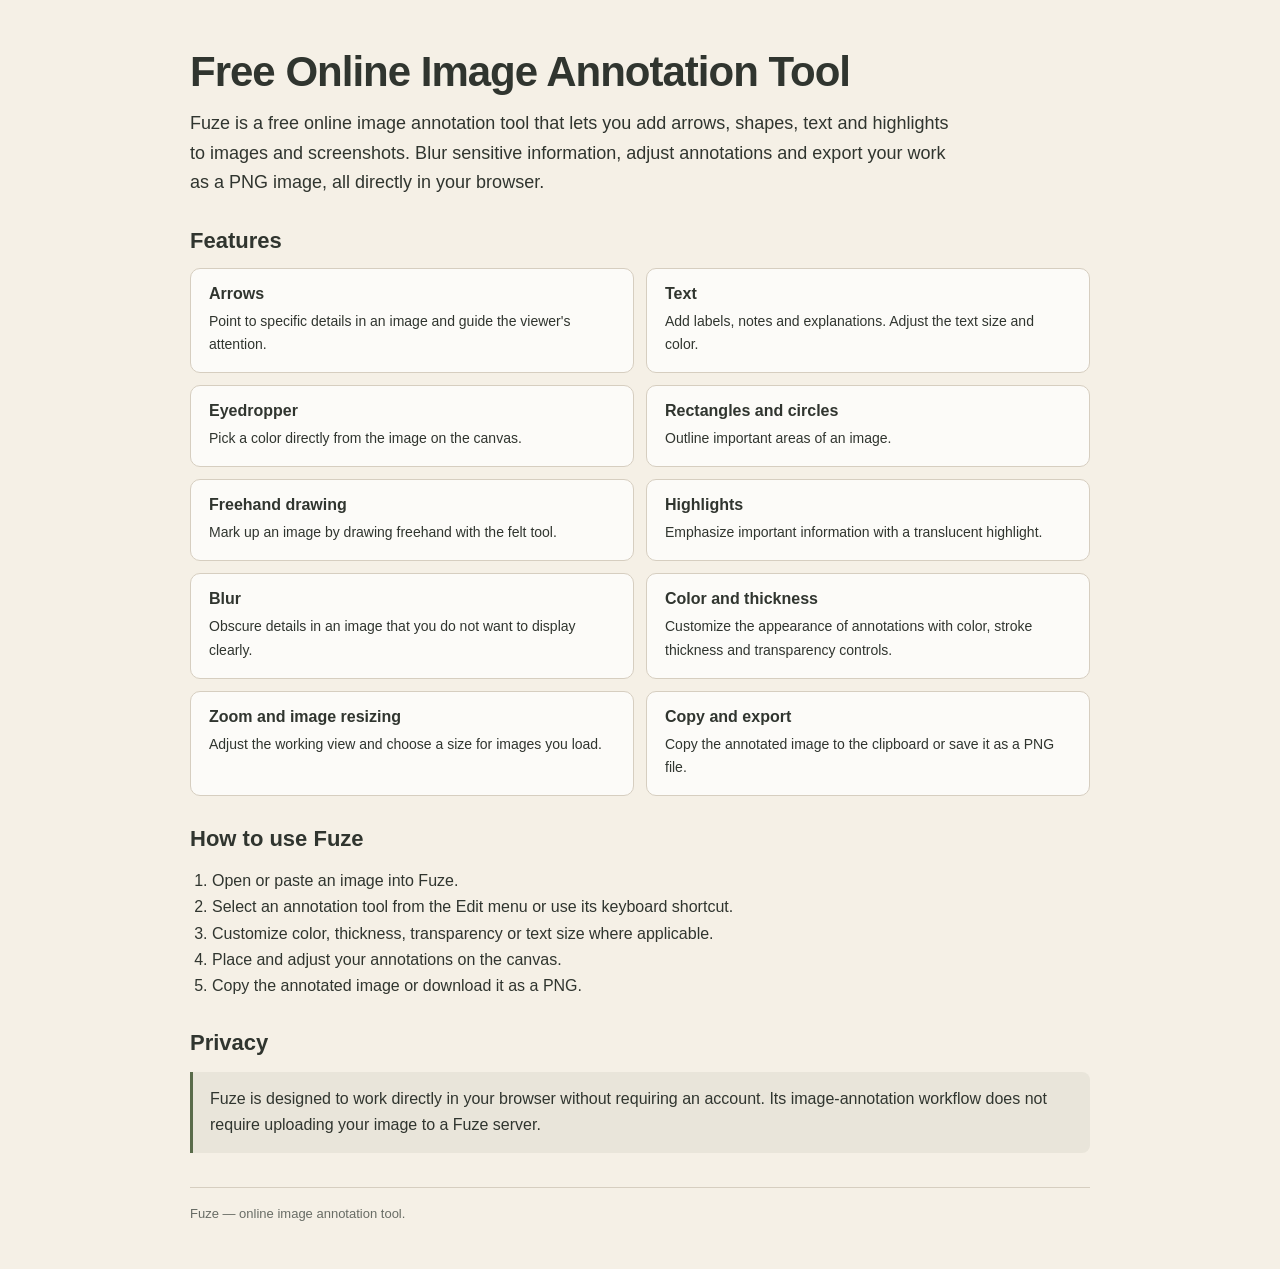
<file: help.html>
<!DOCTYPE html>
<html lang="en">
<head>
   <script>
        if (location.protocol !== "file:") {
            window.dataLayer = window.dataLayer || [];
            function gtag(){dataLayer.push(arguments);}
            gtag('js', new Date());
            gtag('config', 'G-KCKN5KPES3');

            const gaScript = document.createElement('script');
            gaScript.async = true;
            gaScript.src = 'https://www.googletagmanager.com/gtag/js?id=G-KCKN5KPES3';
            document.head.appendChild(gaScript);

            const adsScript = document.createElement('script');
            adsScript.async = true;
            adsScript.src = 'https://pagead2.googlesyndication.com/pagead/js/adsbygoogle.js?client=ca-pub-6392049906379676';
            adsScript.crossOrigin = 'anonymous';
            document.head.appendChild(adsScript);
        }
    </script>
<meta charset="UTF-8">
<meta name="viewport" content="width=device-width, initial-scale=1.0">
<title>Fuze Help – Online Image Annotation Tool</title>
<meta name="description" content="Learn how to annotate images and screenshots online with Fuze. Add arrows, text, numbered markers, shapes and highlights, blur sensitive details, then copy or save your image as PNG.">
<link rel="icon" type="image/png" href="favicon.png">
<style>
:root{--paper:#f5f0e6;--clay:#a86f4d;--pine:#596b4a;--dark:#30352f;--border:#d6cec0}
*{box-sizing:border-box}
html,body{margin:0;min-height:100%;font-family:"Work Sans",Arial,sans-serif;color:var(--dark);background:var(--paper)}
body{padding:clamp(20px,4vw,48px)}
main{max-width:900px;margin:0 auto}
.topline{display:flex;justify-content:space-between;align-items:center;gap:16px;margin-bottom:24px}
a{color:#66503d;text-underline-offset:3px}
h1{font-size:clamp(28px,4vw,42px);line-height:1.12;letter-spacing:-1px;margin:0 0 14px}
.lead{font-size:18px;line-height:1.65;max-width:760px;margin:0 0 30px}
h2{font-size:22px;margin:30px 0 14px}
h3{font-size:16px;margin:0 0 7px}
p,li{line-height:1.65}
.features{display:grid;grid-template-columns:repeat(2,minmax(0,1fr));gap:12px}
.feature{padding:16px 18px;background:rgba(255,255,255,.72);border:1px solid var(--border);border-radius:10px}
.feature p{margin:0;font-size:14px}
.steps{padding-left:22px}
.note{padding:14px 17px;border-left:3px solid var(--pine);background:rgba(89,107,74,.08);border-radius:0 8px 8px 0}
footer{margin-top:34px;padding-top:18px;border-top:1px solid var(--border);font-size:13px;color:#686c65}
section[lang="en"],
footer span[lang="en"] {
    display: inline;
}

section[lang="fr"],
footer span[lang="fr"] {
    display: none;
}

html[data-language="fr"] section[lang="en"],
html[data-language="fr"] footer span[lang="en"] {
    display: none;
}

html[data-language="fr"] section[lang="fr"] {
    display: block;
}

html[data-language="fr"] footer span[lang="fr"] {
    display: inline;
}
@media(max-width:600px){body{padding:18px}.features{grid-template-columns:1fr}.topline{align-items:flex-start}}

</style>
</head>
<body>
<main>

<section lang="en">
<h1>Free Online Image Annotation Tool</h1>
<p class="lead">Fuze is a free online image annotation tool that lets you add arrows, shapes, text and highlights to images and screenshots. Blur sensitive information, adjust annotations and export your work as a PNG image, all directly in your browser.</p>
<h2>Features</h2>
<div class="features">
  <article class="feature"><h3>Arrows</h3><p>Point to specific details in an image and guide the viewer's attention.</p></article>
  <article class="feature"><h3>Text</h3><p>Add labels, notes and explanations. Adjust the text size and color.</p></article>
  <article class="feature"><h3>Eyedropper</h3><p>Pick a color directly from the image on the canvas.</p></article>
  <article class="feature"><h3>Rectangles and circles</h3><p>Outline important areas of an image.</p></article>
  <article class="feature"><h3>Freehand drawing</h3><p>Mark up an image by drawing freehand with the felt tool.</p></article>
  <article class="feature"><h3>Highlights</h3><p>Emphasize important information with a translucent highlight.</p></article>
  <article class="feature"><h3>Blur</h3><p>Obscure details in an image that you do not want to display clearly.</p></article>
  <article class="feature"><h3>Color and thickness</h3><p>Customize the appearance of annotations with color, stroke thickness and transparency controls.</p></article>
  <article class="feature"><h3>Zoom and image resizing</h3><p>Adjust the working view and choose a size for images you load.</p></article>
  <article class="feature"><h3>Copy and export</h3><p>Copy the annotated image to the clipboard or save it as a PNG file.</p></article>
</div>
<h2>How to use Fuze</h2>
<ol class="steps">
<li>Open or paste an image into Fuze.</li>
<li>Select an annotation tool from the Edit menu or use its keyboard shortcut.</li>
<li>Customize color, thickness, transparency or text size where applicable.</li>
<li>Place and adjust your annotations on the canvas.</li>
<li>Copy the annotated image or download it as a PNG.</li>
</ol>
<h2>Privacy</h2>
<p class="note">Fuze is designed to work directly in your browser without requiring an account. Its image-annotation workflow does not require uploading your image to a Fuze server.</p>
</section>

<section lang="fr">
<h1>Outil gratuit d’annotation d’images en ligne</h1>
<p class="lead">Fuze est un outil gratuit qui permet d’annoter des images et des captures d’écran directement dans le navigateur. Ajoutez des flèches, des formes, du texte et des surlignages, masquez des informations sensibles avec le flou, puis exportez le résultat au format PNG.</p>
<h2>Fonctionnalités</h2>
<div class="features">
  <article class="feature"><h3>Flèches</h3><p>Pointez des détails précis et guidez le regard vers une zone de l’image.</p></article>
  <article class="feature"><h3>Texte</h3><p>Ajoutez des légendes, des notes et des explications. Réglez la taille et la couleur du texte.</p></article>
  <article class="feature"><h3>Pipette</h3><p>Prélevez directement une couleur sur l’image affichée sur le canvas.</p></article>
  <article class="feature"><h3>Rectangles et cercles</h3><p>Encadrez les zones importantes d’une image.</p></article>
  <article class="feature"><h3>Dessin à main levée</h3><p>Marquez une image librement avec l’outil feutre.</p></article>
  <article class="feature"><h3>Surlignage</h3><p>Mettez en évidence des informations avec un surlignage translucide.</p></article>
  <article class="feature"><h3>Flou</h3><p>Rendez moins lisibles les détails que vous ne souhaitez pas afficher clairement.</p></article>
  <article class="feature"><h3>Couleur et épaisseur</h3><p>Personnalisez les annotations avec les réglages de couleur, d’épaisseur et de transparence.</p></article>
  <article class="feature"><h3>Zoom et taille de l’image</h3><p>Ajustez le zoom de travail et choisissez la taille des images chargées.</p></article>
  <article class="feature"><h3>Copie et export</h3><p>Copiez l’image annotée dans le presse-papiers ou enregistrez-la au format PNG.</p></article>
</div>
<h2>Comment utiliser Fuze</h2>
<ol class="steps">
<li>Ouvrez ou collez une image dans Fuze.</li>
<li>Choisissez un outil d’annotation dans le menu Édition ou utilisez son raccourci clavier.</li>
<li>Personnalisez la couleur, l’épaisseur, la transparence ou la taille du texte selon l’outil.</li>
<li>Placez et ajustez les annotations sur le canvas.</li>
<li>Copiez l’image annotée ou téléchargez-la au format PNG.</li>
</ol>
<h2>Confidentialité</h2>
<p class="note">Fuze est conçu pour fonctionner directement dans le navigateur, sans compte utilisateur. Le processus d’annotation ne nécessite pas d’envoyer l’image à un serveur Fuze.</p>
</section>
<footer><span lang="en">Fuze — online image annotation tool.</span><span lang="fr">Fuze — outil d’annotation d’images en ligne.</span></footer>
</main>
</body>
</html>
</file>
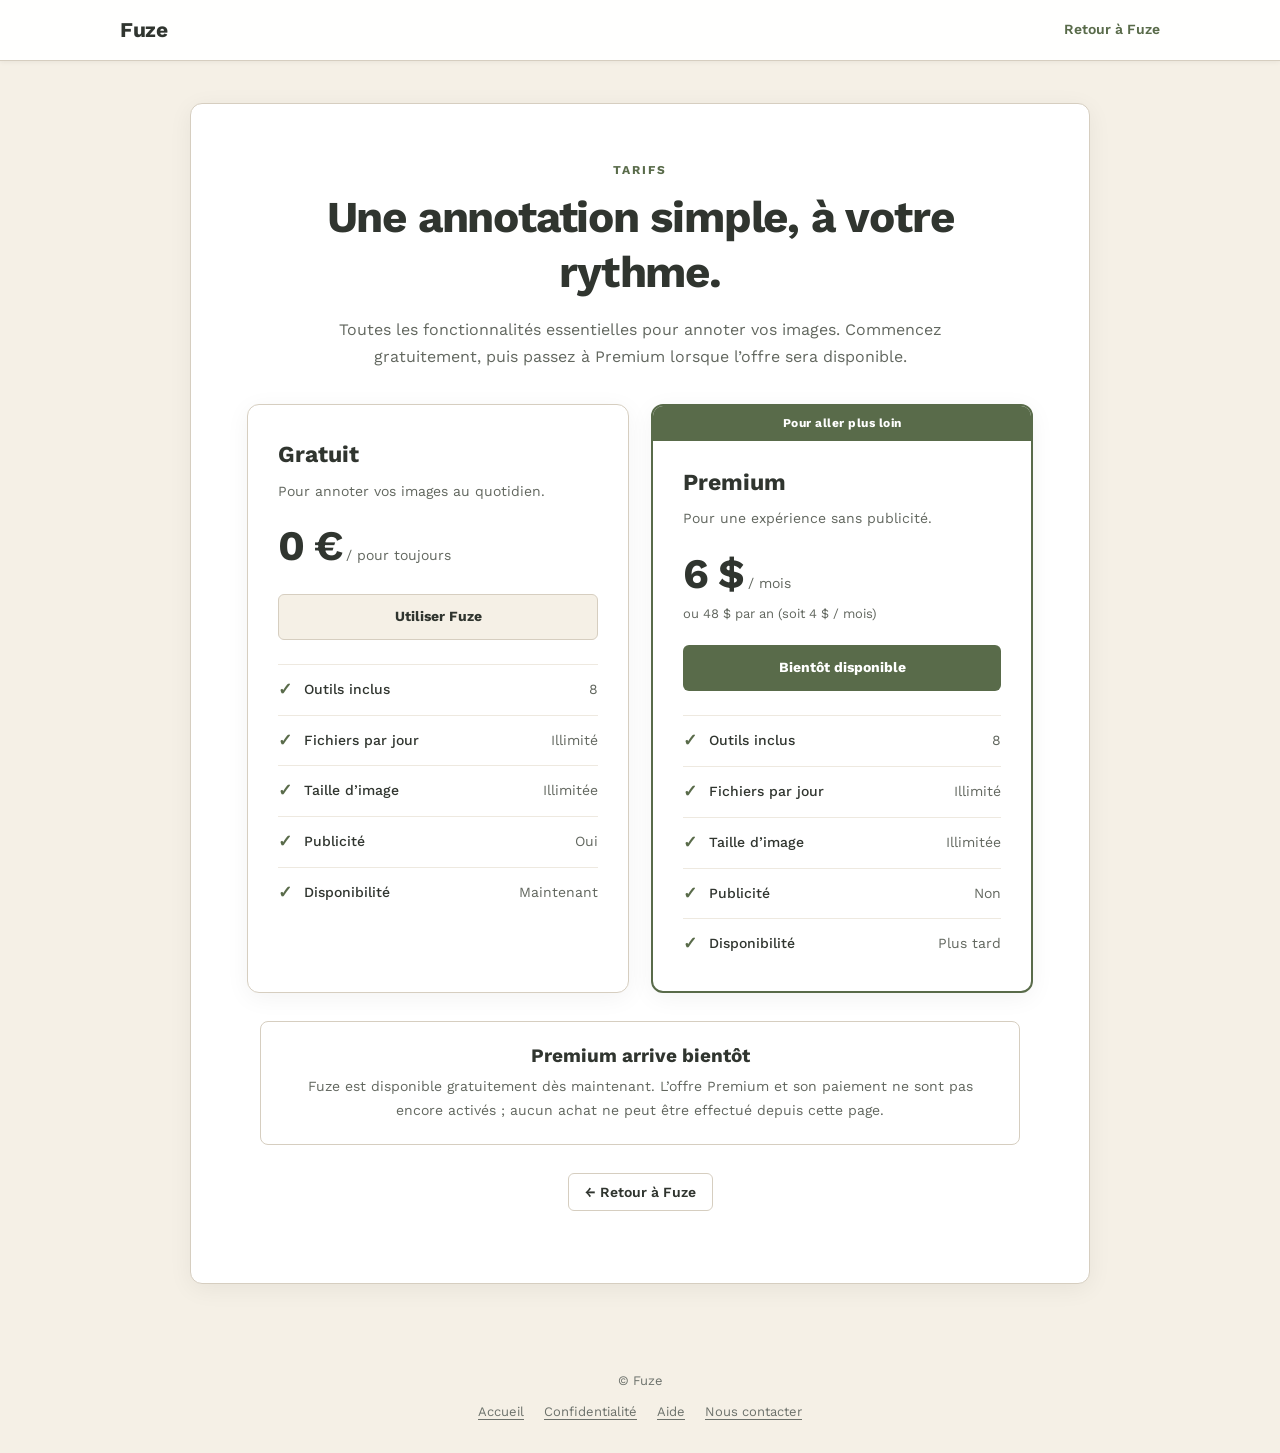
<file: tarifs.html>
<!DOCTYPE html>
<html lang="fr">
<head>
   <script>
        if (location.protocol !== "file:") {
            window.dataLayer = window.dataLayer || [];
            function gtag(){dataLayer.push(arguments);}
            gtag('js', new Date());
            gtag('config', 'G-KCKN5KPES3');

            const gaScript = document.createElement('script');
            gaScript.async = true;
            gaScript.src = 'https://www.googletagmanager.com/gtag/js?id=G-KCKN5KPES3';
            document.head.appendChild(gaScript);

            const adsScript = document.createElement('script');
            adsScript.async = true;
            adsScript.src = 'https://pagead2.googlesyndication.com/pagead/js/adsbygoogle.js?client=ca-pub-6392049906379676';
            adsScript.crossOrigin = 'anonymous';
            document.head.appendChild(adsScript);
        }
    </script>
    <meta charset="UTF-8">
    <meta name="viewport" content="width=device-width, initial-scale=1">
    <meta name="description" content="Découvrez les offres gratuites et Premium de Fuze, l’outil en ligne d’annotation d’images.">
    <title>Tarifs – Fuze</title>
    <link rel="preconnect" href="https://fonts.googleapis.com">
    <link rel="preconnect" href="https://fonts.gstatic.com" crossorigin>
    <link href="https://fonts.googleapis.com/css2?family=Work+Sans:wght@400;500;600;700&display=swap" rel="stylesheet">
    <link rel="icon" type="image/png" href="favicon.png">
    <link rel="stylesheet" href="page.css">
</head>
<body>
    <header class="site-header">
        <a class="brand" href="https://fuze-image.fr/" aria-label="Fuze – accueil">Fuze</a>
        <a class="back-link" href="https://fuze-image.fr/">Retour à Fuze</a>
    </header>

    <main>
        <section class="pricing-intro">
            <p class="eyebrow">TARIFS</p>
            <h1>Une annotation simple, à votre rythme.</h1>
            <p class="intro">Toutes les fonctionnalités essentielles pour annoter vos images. Commencez gratuitement, puis passez à Premium lorsque l’offre sera disponible.</p>
        </section>

        <section class="plans" aria-label="Comparaison des offres">
            <article class="plan">
                <div class="plan-heading">
                    <p class="plan-name">Gratuit</p>
                    <p class="plan-description">Pour annoter vos images au quotidien.</p>
                    <p class="price"><span class="price-amount">0 €</span><span class="price-period"> / pour toujours</span></p>
                    <a class="plan-button plan-button-secondary" href="https://fuze-image.fr/">Utiliser Fuze</a>
                </div>
                <ul class="feature-list">
                    <li><span class="check" aria-hidden="true">✓</span><span><strong>Outils inclus</strong><span class="feature-value">8</span></span></li>
                    <li><span class="check" aria-hidden="true">✓</span><span><strong>Fichiers par jour</strong><span class="feature-value">Illimité</span></span></li>
                    <li><span class="check" aria-hidden="true">✓</span><span><strong>Taille d’image</strong><span class="feature-value">Illimitée</span></span></li>
                    <li><span class="check" aria-hidden="true">✓</span><span><strong>Publicité</strong><span class="feature-value">Oui</span></span></li>
                    <li><span class="check" aria-hidden="true">✓</span><span><strong>Disponibilité</strong><span class="feature-value">Maintenant</span></span></li>
                </ul>
            </article>

            <article class="plan plan-premium">
                <div class="premium-label">Pour aller plus loin</div>
                <div class="plan-heading">
                    <p class="plan-name">Premium</p>
                    <p class="plan-description">Pour une expérience sans publicité.</p>
                    <p class="price"><span class="price-amount">6 $</span><span class="price-period"> / mois</span></p>
                    <p class="annual-price">ou 48 $ par an (soit 4 $ / mois)</p>
                    <a class="plan-button plan-button-primary" href="#premium-info">Bientôt disponible</a>
                </div>
                <ul class="feature-list">
                    <li><span class="check" aria-hidden="true">✓</span><span><strong>Outils inclus</strong><span class="feature-value">8</span></span></li>
                    <li><span class="check" aria-hidden="true">✓</span><span><strong>Fichiers par jour</strong><span class="feature-value">Illimité</span></span></li>
                    <li><span class="check" aria-hidden="true">✓</span><span><strong>Taille d’image</strong><span class="feature-value">Illimitée</span></span></li>
                    <li><span class="check" aria-hidden="true">✓</span><span><strong>Publicité</strong><span class="feature-value">Non</span></span></li>
                    <li><span class="check" aria-hidden="true">✓</span><span><strong>Disponibilité</strong><span class="feature-value">Plus tard</span></span></li>
                </ul>
            </article>
        </section>

        <section class="notice" id="premium-info">
            <h2>Premium arrive bientôt</h2>
            <p>Fuze est disponible gratuitement dès maintenant. L’offre Premium et son paiement ne sont pas encore activés ; aucun achat ne peut être effectué depuis cette page.</p>
        </section>

        <p class="return-bottom"><a href="https://fuze-image.fr/">← Retour à Fuze</a></p>
    </main>

    <footer>
        <div>© Fuze</div>
        <p>
            <a href="https://fuze-image.fr/">Accueil</a>
            <a href="confidentialite.html">Confidentialité</a>
            <a href="fuze-documentation.html">Aide</a>
            <a href="contact.html">Nous contacter</a>
        </p>
    </footer>
</body>
</html>
</file>
<file: page.css>
:root {
    --paper: #f5f0e6;
    --clay: #a86f4d;
    --pine: #596b4a;
    --dark: #30352f;
    --border: #d6cec0;
    --muted: #62675f;
}
* { box-sizing: border-box; }
html { min-height: 100%; scroll-behavior: smooth; }
body {
    margin: 0;
    min-height: 100%;
    font-family: "Work Sans", Arial, sans-serif;
    background: var(--paper);
    color: var(--dark);
    line-height: 1.7;
}
.site-header {
    position: sticky;
    top: 0;
    z-index: 10;
    display: flex;
    align-items: center;
    justify-content: space-between;
    gap: 20px;
    padding: 12px max(20px, calc((100% - 1040px) / 2));
    background: rgba(255,255,255,.96);
    border-bottom: 1px solid var(--border);
    box-shadow: 0 1px 5px rgba(0,0,0,.06);
}
.brand {
    color: var(--dark);
    font-size: 21px;
    font-weight: 700;
    letter-spacing: -.5px;
    text-decoration: none;
}
.back-link {
    color: var(--pine);
    font-size: 14px;
    font-weight: 600;
    text-decoration: none;
}
.back-link:hover { color: var(--clay); text-decoration: underline; }
main {
    width: min(900px, calc(100% - 36px));
    margin: 42px auto 64px;
    padding: clamp(24px, 5vw, 56px);
    background: #fff;
    border: 1px solid var(--border);
    border-radius: 12px;
    box-shadow: 0 5px 25px rgba(0,0,0,.06);
}
.pricing-intro { max-width: 700px; margin: 0 auto 34px; text-align: center; }
.eyebrow {
    margin: 0 0 10px;
    color: var(--pine);
    font-size: 12px;
    font-weight: 700;
    letter-spacing: 2px;
}
h1, h2 { line-height: 1.25; }
h1 { margin: 0 0 14px; font-size: clamp(30px, 5vw, 44px); letter-spacing: -1.2px; }
.intro { color: #62675f; margin-bottom: 28px; }
.toc {
    margin: 28px 0 34px;
    padding: 20px 24px;
    background: var(--paper);
    border: 1px solid var(--border);
    border-radius: 8px;
}
.toc h2 { margin: 0 0 10px; font-size: 18px; }
.toc ol { margin: 0; padding-left: 22px; }
.plans {
    display: grid;
    grid-template-columns: repeat(2, minmax(0, 1fr));
    gap: 22px;
    align-items: stretch;
}
.plan {
    position: relative;
    overflow: hidden;
    background: #fff;
    border: 1px solid var(--border);
    border-radius: 12px;
    box-shadow: 0 5px 25px rgba(0,0,0,.05);
}
.plan-heading { padding: 30px 30px 24px; }
.plan-name { margin: 0; font-size: 23px; font-weight: 700; }
.plan-description { margin: 5px 0 18px; color: var(--muted); font-size: 14px; }
.price { display: flex; flex-wrap: wrap; align-items: baseline; gap: 4px; margin: 0; }
.price-amount { font-size: 42px; line-height: 1.2; font-weight: 700; letter-spacing: -1.5px; }
.price-period { color: var(--muted); font-size: 14px; }
.annual-price { min-height: 24px; margin: 4px 0 18px; color: var(--muted); font-size: 13px; }
.plan:not(.plan-premium) .price { margin-bottom: 22px; }
.plan-button {
    display: flex;
    min-height: 46px;
    align-items: center;
    justify-content: center;
    padding: 10px 16px;
    border: 1px solid transparent;
    border-radius: 6px;
    font-size: 14px;
    font-weight: 700;
    text-align: center;
    text-decoration: none;
    transition: background .15s ease, border-color .15s ease;
}
.plan-button-secondary { color: var(--dark); background: var(--paper); border-color: var(--border); }
.plan-button-secondary:hover { border-color: var(--clay); color: var(--clay); }
.plan-button-primary { color: #fff; background: var(--pine); }
.plan-button-primary:hover { background: #46563a; }
.plan-premium { border: 2px solid var(--pine); }
.premium-label {
    padding: 7px 16px;
    background: var(--pine);
    color: #fff;
    text-align: center;
    font-size: 12px;
    font-weight: 700;
    letter-spacing: .5px;
}
.plan-premium .plan-heading { padding-top: 22px; }
.feature-list { list-style: none; margin: 0; padding: 0 30px 22px; }
.feature-list li {
    display: flex;
    align-items: flex-start;
    gap: 12px;
    padding: 13px 0;
    border-top: 1px solid #eee9e0;
    font-size: 14px;
}
.check { color: var(--pine); font-weight: 700; font-size: 17px; line-height: 1.4; }
.feature-list li > span:last-child { display: flex; flex: 1; justify-content: space-between; gap: 12px; }
.feature-list strong { font-weight: 500; }
.feature-value { color: var(--muted); text-align: right; }
.notice {
    margin: 28px auto 0;
    padding: 22px 26px;
    max-width: 760px;
    background: rgba(255,255,255,.55);
    border: 1px solid var(--border);
    border-radius: 8px;
    text-align: center;
}
.notice h2 { margin: 0 0 7px; font-size: 19px; }
.notice p { margin: 0; color: var(--muted); font-size: 14px; }
.return-bottom { margin-top: 28px; text-align: center; }
.return-bottom a {
    display: inline-flex;
    align-items: center;
    justify-content: center;
    min-height: 38px;
    padding: 0 16px;
    border: 1px solid var(--border);
    border-radius: 6px;
    background: #fff;
    color: var(--dark);
    font-size: 14px;
    font-weight: 600;
    text-decoration: none;
}
.return-bottom a:hover { border-color: var(--clay); color: var(--clay); }
a { color: var(--pine); text-underline-offset: 3px; }
a:hover { color: var(--clay); }
footer { padding: 22px 18px 30px; text-align: center; color: #6c716b; font-size: 13px; }
footer p { margin: 8px 0 0; }
footer a { margin: 0 8px; color: inherit; }
footer a:hover { color: var(--clay); }
@media (max-width: 700px) {
    .plans { grid-template-columns: 1fr; max-width: 480px; margin: 0 auto; }
    .pricing-intro { margin-bottom: 26px; }
    .plan-heading { padding: 24px 22px 20px; }
    .feature-list { padding: 0 22px 18px; }
}
@media (max-width: 600px) {
    .site-header { padding: 11px 16px; }
    main { width: calc(100% - 20px); margin: 18px auto 28px; padding: 22px 18px; border-radius: 8px; }
    .intro { font-size: 14px; }
    .plan-name { font-size: 21px; }
    .price-amount { font-size: 38px; }
    .notice { padding: 18px; }
}


/* ===== Formulaire de contact ===== */

#contact-form {
    max-width: 620px;
    margin: 0 auto;
}

.form-group {
    margin-bottom: 24px;
}

.form-group label {
    display: block;
    margin-bottom: 8px;
    font-size: 14px;
    font-weight: 600;
}

.form-group input,
.form-group select,
.form-group textarea {
    display: block;
    width: 100%;
    padding: 12px 14px;
    border: 1px solid var(--border);
    border-radius: 6px;
    background: #fff;
    color: var(--dark);
    font: inherit;
    font-size: 14px;
    line-height: 1.5;
    transition: border-color .15s ease, box-shadow .15s ease;
}

.form-group textarea {
    min-height: 150px;
    resize: vertical;
}

.form-group input:focus,
.form-group select:focus,
.form-group textarea:focus {
    outline: none;
    border-color: var(--pine);
    box-shadow: 0 0 0 3px rgba(89, 107, 74, .15);
}

.form-group input::placeholder,
.form-group textarea::placeholder {
    color: #92958e;
}

.contact-submit {
    width: 100%;
    cursor: pointer;
    font-family: inherit;
}

/* ===== Popup de confirmation ===== */

.confirmation-dialog {
    width: min(440px, calc(100% - 32px));
    padding: 0;
    border: 1px solid var(--border);
    border-radius: 12px;
    background: #fff;
    color: var(--dark);
    box-shadow: 0 15px 50px rgba(0, 0, 0, .2);
}

.confirmation-dialog::backdrop {
    background: rgba(48, 53, 47, .55);
    backdrop-filter: blur(3px);
}

.confirmation-content {
    padding: 36px 30px 30px;
    text-align: center;
}

.confirmation-icon {
    display: flex;
    width: 52px;
    height: 52px;
    align-items: center;
    justify-content: center;
    margin: 0 auto 20px;
    border-radius: 50%;
    background: var(--paper);
    color: var(--pine);
    font-size: 28px;
    font-weight: 700;
}

.confirmation-content h2 {
    margin: 0 0 12px;
    font-size: 22px;
}

.confirmation-content p {
    margin: 0 0 26px;
    color: var(--muted);
    font-size: 14px;
}

.confirmation-content button {
    width: 100%;
    cursor: pointer;
    font-family: inherit;
}

@media (max-width: 600px) {
    .confirmation-content {
        padding: 28px 22px 22px;
    }

    .confirmation-content h2 {
        font-size: 20px;
    }
}

/* Mise en forme de la documentation Fuze */
.help-section { margin: 34px 0; }
.help-section h2 { margin: 0 0 18px; font-size: clamp(23px, 3vw, 30px); }
.help-section h3 { margin: 26px 0 10px; color: var(--pine); font-size: 19px; }
.help-section p { margin: 12px 0; }
.help-section ul { padding-left: 24px; }
.help-section li { margin: 8px 0; }
.help-illustration { display: block; width: 100%; height: auto; margin: 24px auto 0; border-radius: 8px; }
@media (max-width: 600px) {
    .help-section { margin: 26px 0; }
}
</file>
